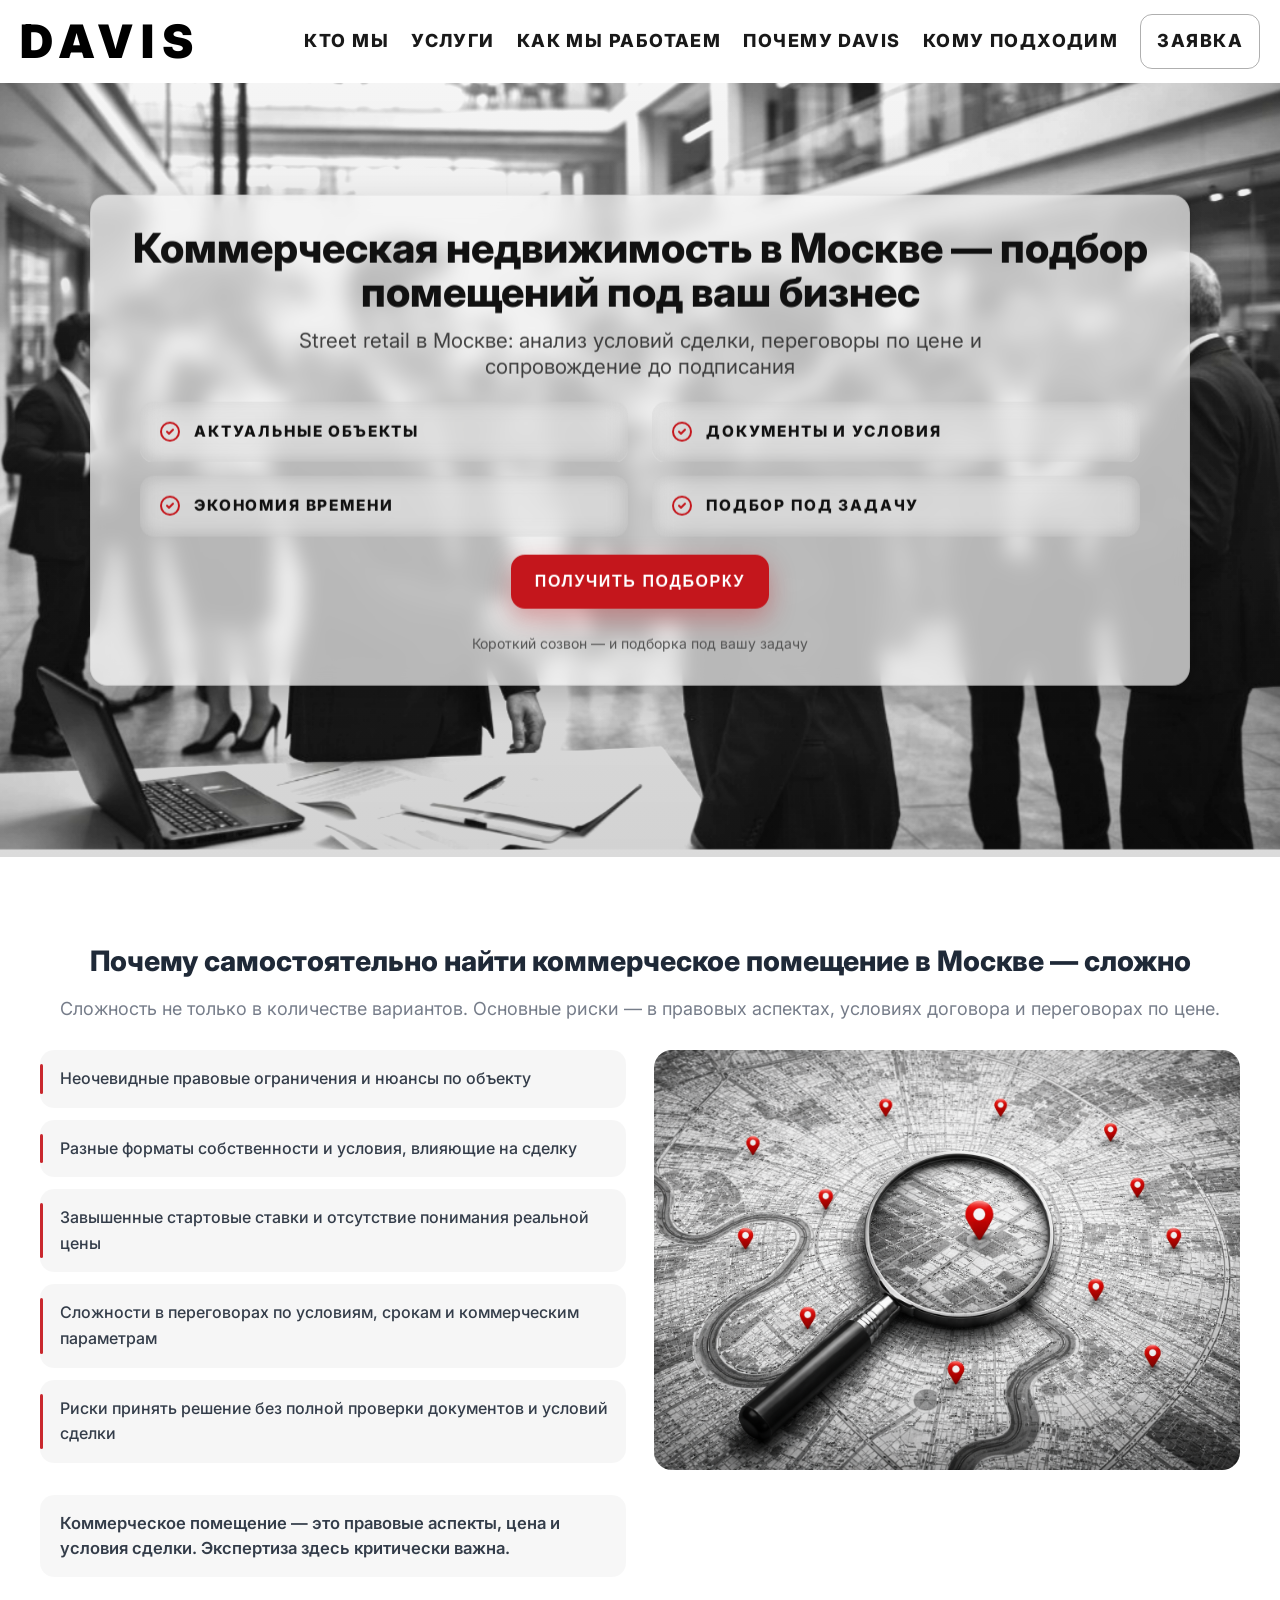
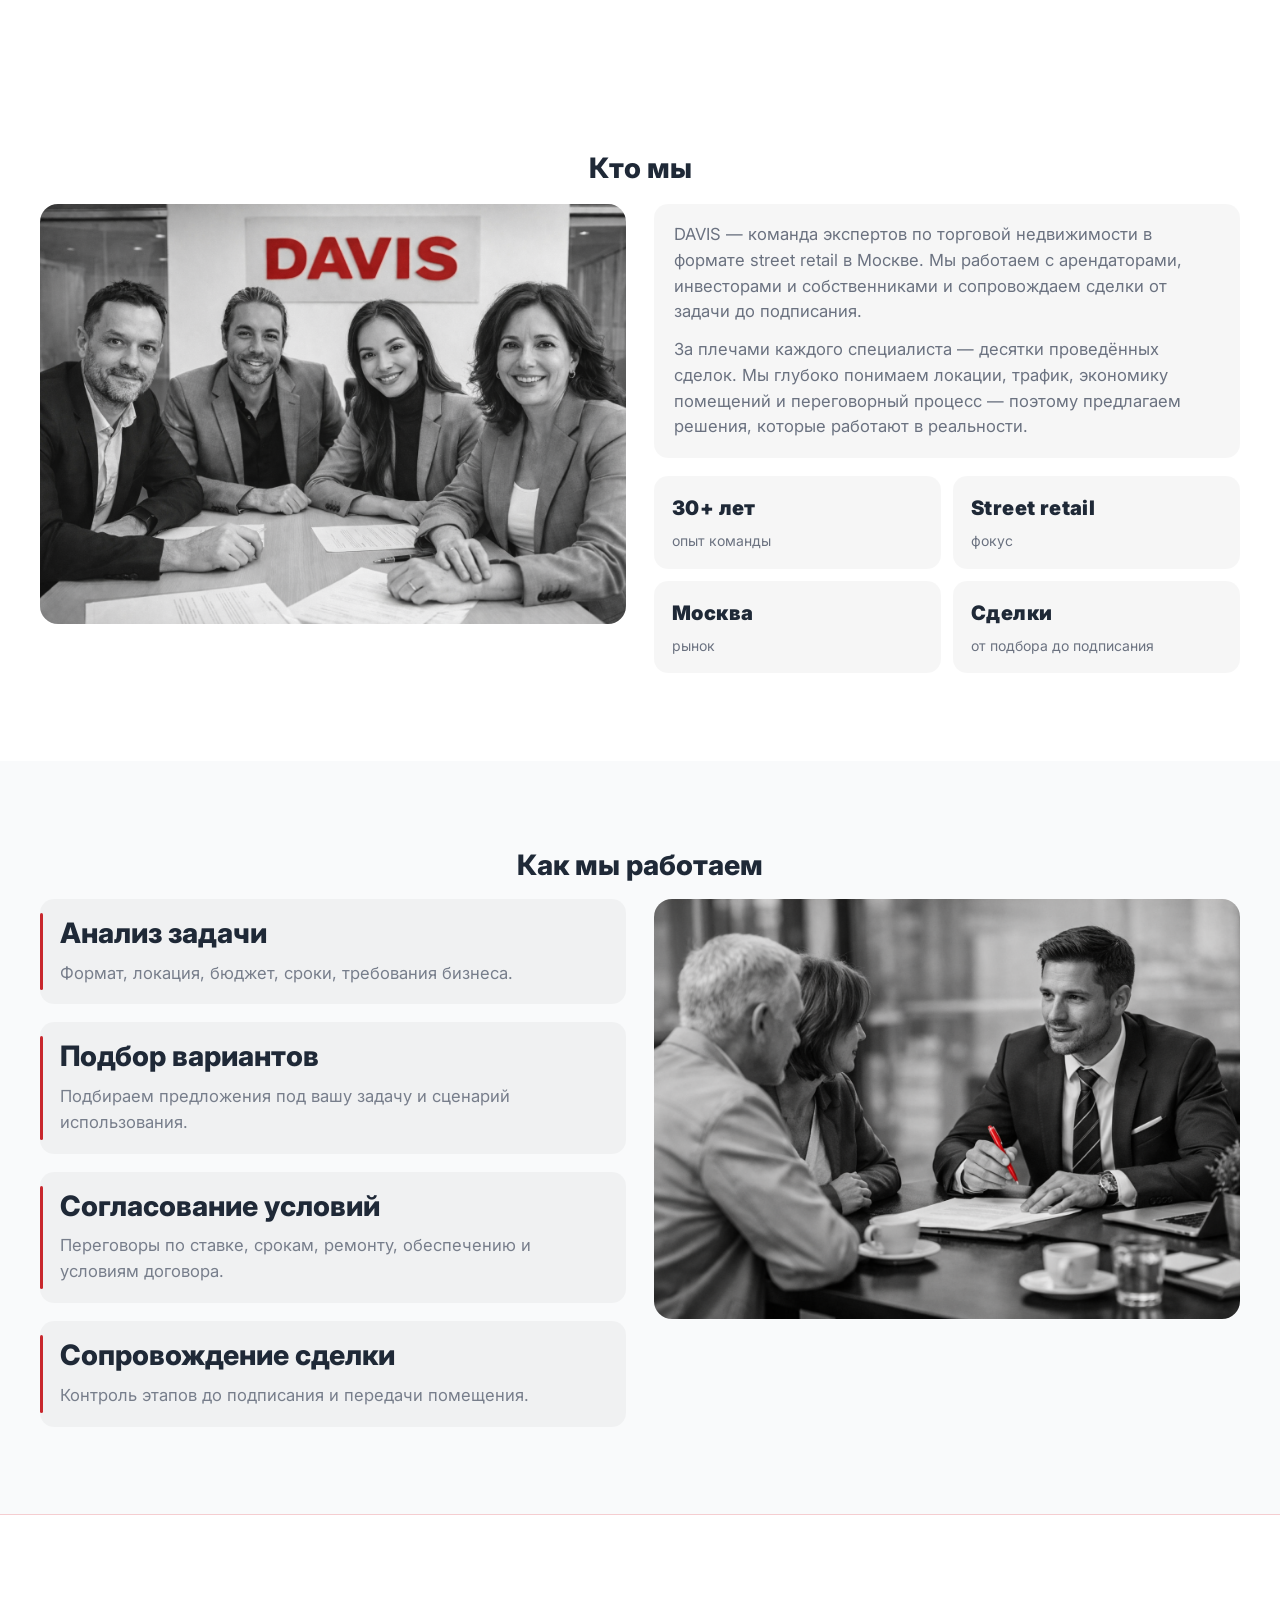
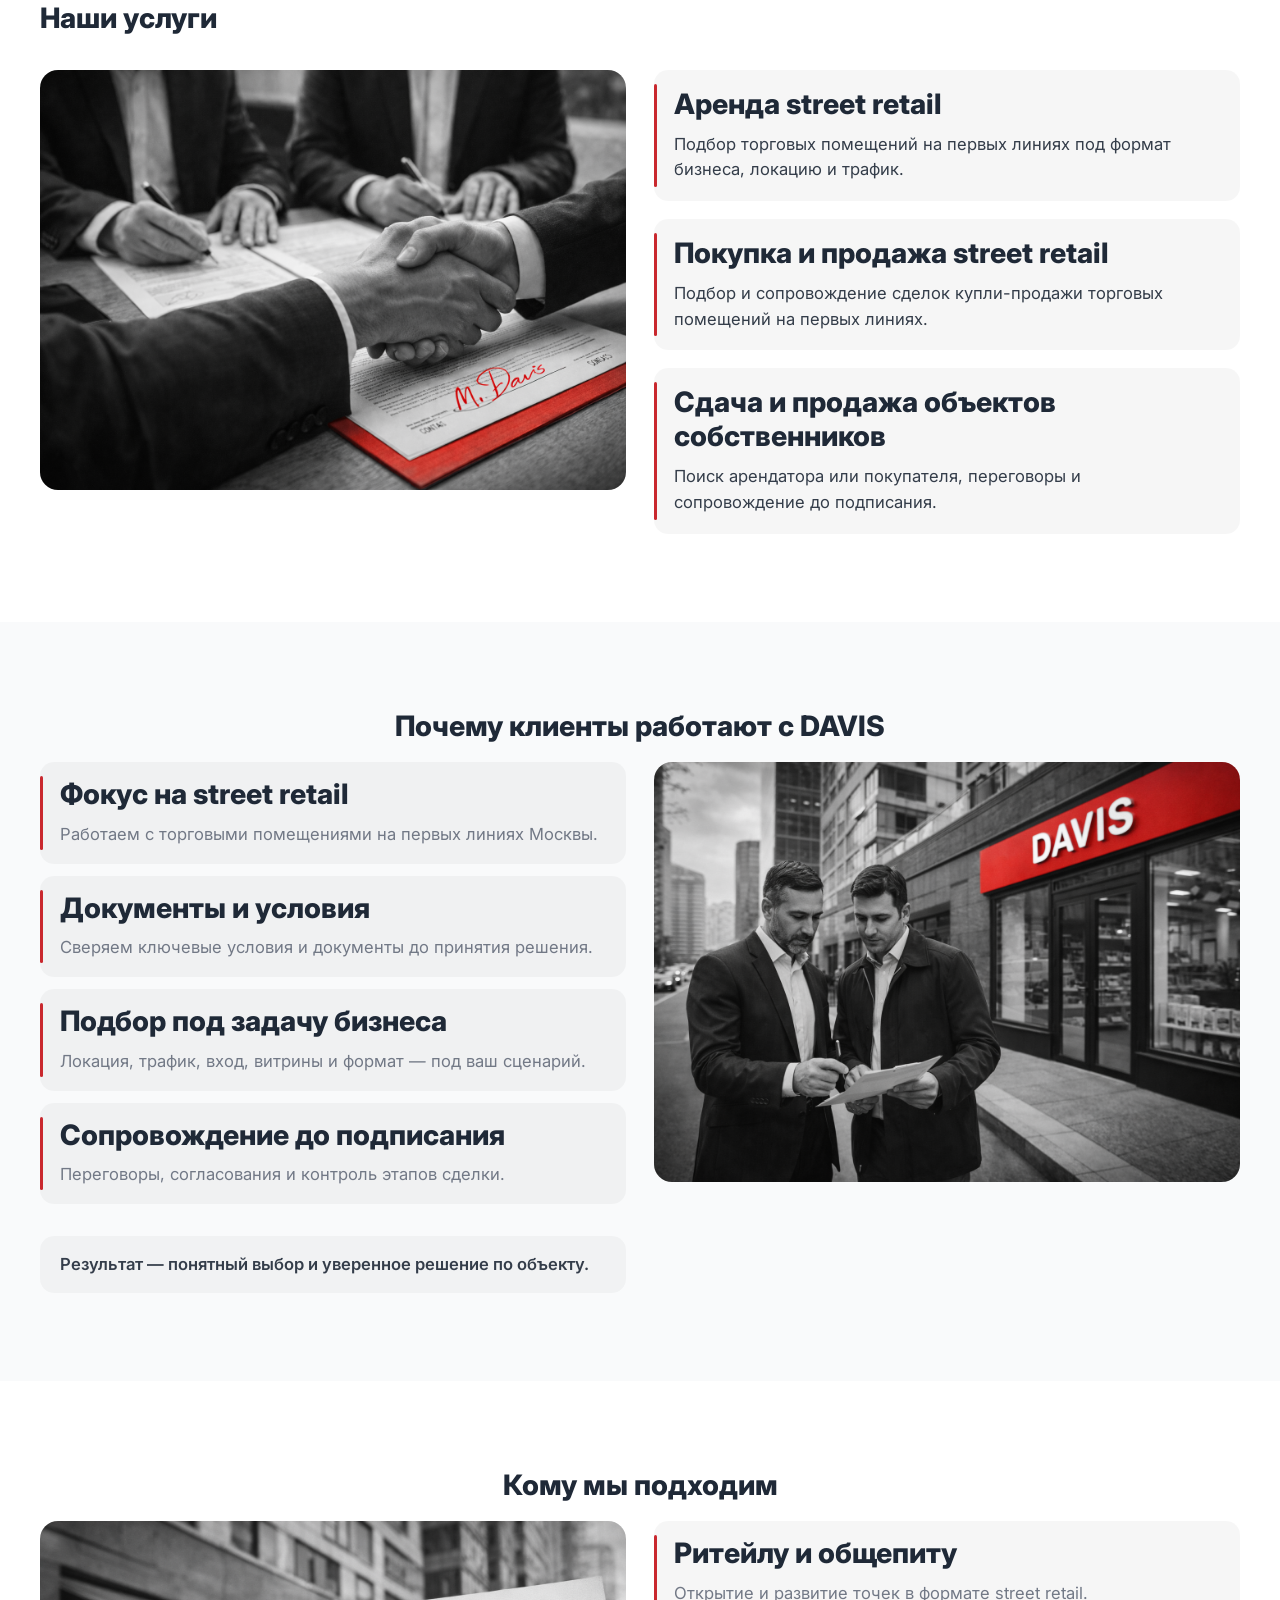
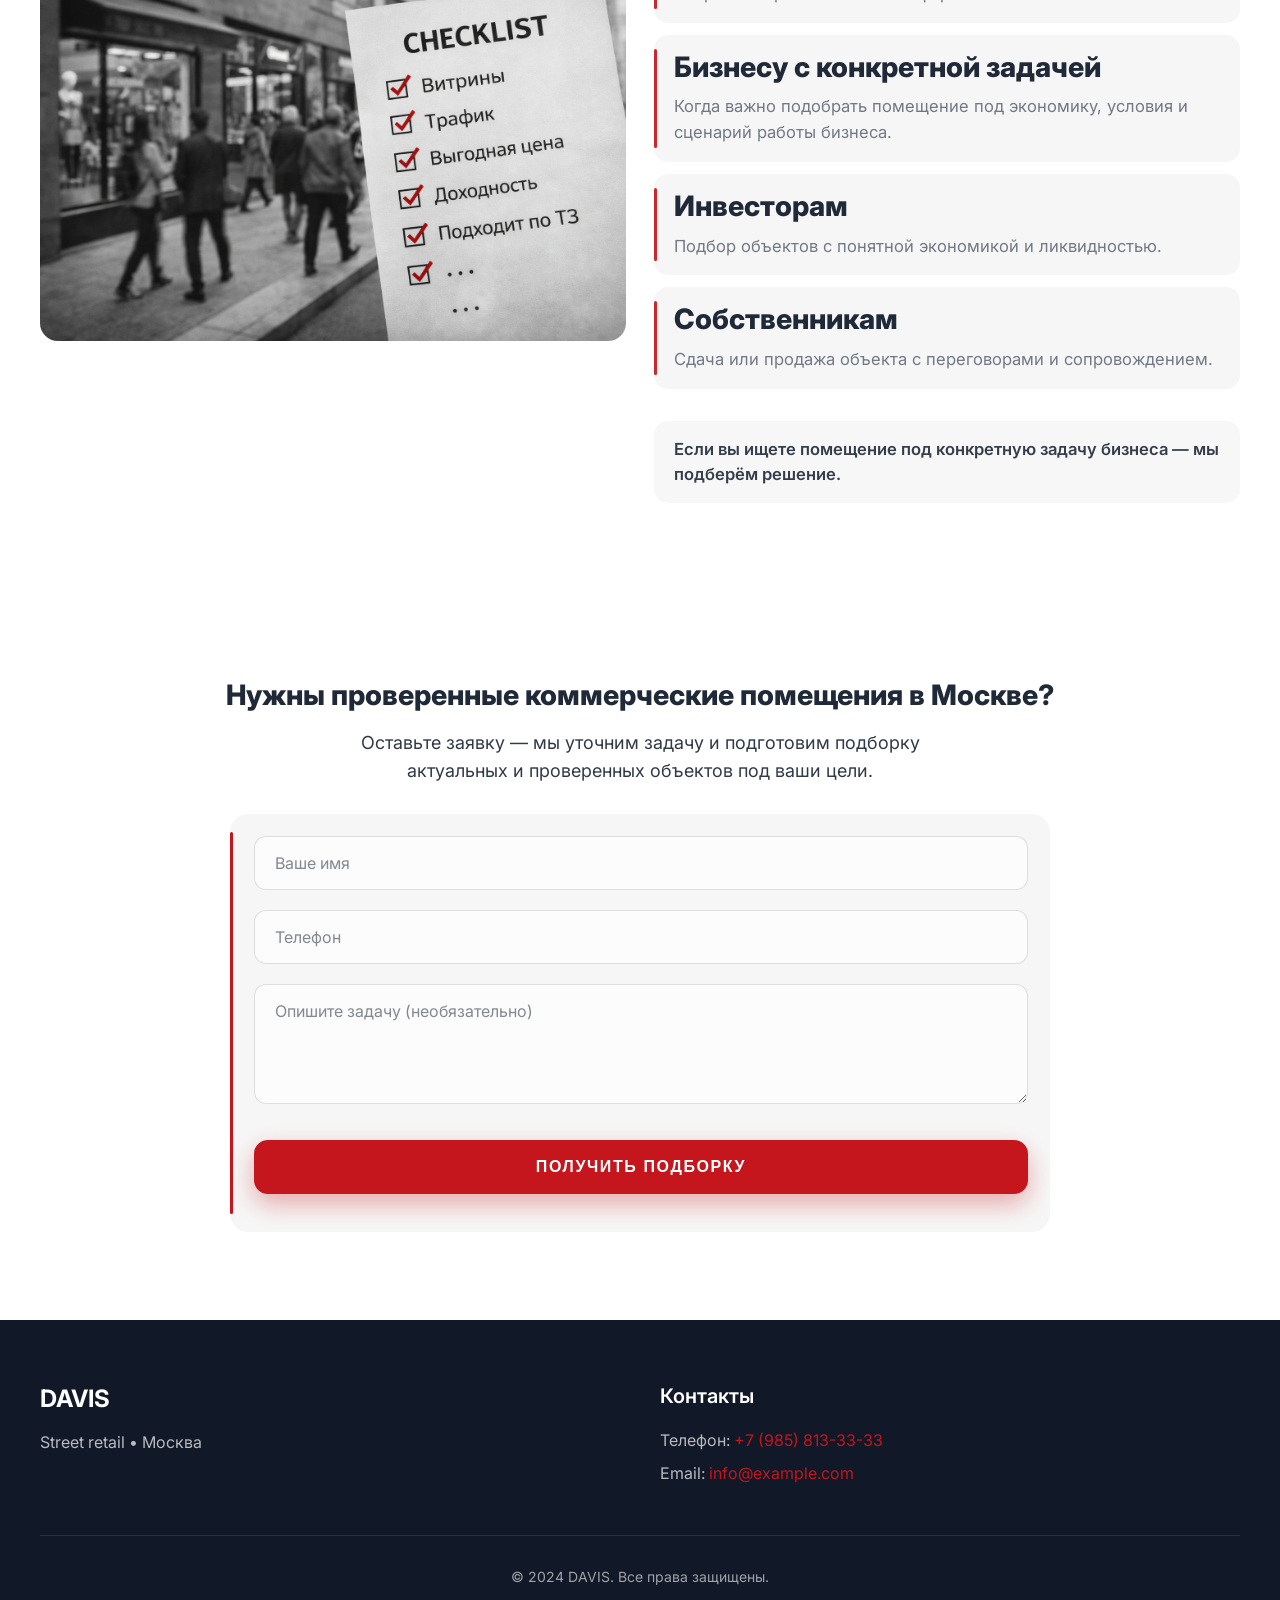
<file: index.html>
<!DOCTYPE html>
<html lang="ru">
<head>
    <meta charset="UTF-8">
    <meta name="viewport" content="width=device-width, initial-scale=1.0">
    <title>Агентство коммерческой недвижимости | Москва</title>
    <link rel="stylesheet" href="assets/css/style.css?v=20260201">
    <link rel="preconnect" href="https://fonts.googleapis.com">
    <link rel="preconnect" href="https://fonts.gstatic.com" crossorigin>
    <link href="https://fonts.googleapis.com/css2?family=Inter:wght@400;500;600;700;800&display=swap" rel="stylesheet">
</head>
<body>
    <div class="scroll-progress" aria-hidden="true"></div>
    <!-- Header -->
    <header class="header">
      <div class="container header-inner">
        <a class="brand" href="#top">DAVIS</a>

        <button class="nav-toggle" type="button" aria-label="Открыть меню" aria-expanded="false">
          <span></span><span></span><span></span>
        </button>

        <nav class="nav">
          <a href="#about">КТО МЫ</a>
          <a href="#services">УСЛУГИ</a>
          <a href="#approach">КАК МЫ РАБОТАЕМ</a>
          <a href="#why">ПОЧЕМУ DAVIS</a>
          <a href="#forwhom">КОМУ ПОДХОДИМ</a>
          <a href="#contact-form" class="nav-cta">ЗАЯВКА</a>
        </nav>
      </div>
    </header>

    <div class="mobile-nav" id="mobileNav" aria-hidden="true">
      <a href="#about">КТО МЫ</a>
      <a href="#services">УСЛУГИ</a>
      <a href="#approach">КАК МЫ РАБОТАЕМ</a>
      <a href="#why">ПОЧЕМУ DAVIS</a>
      <a href="#forwhom">КОМУ ПОДХОДИМ</a>
      <a href="#contact-form" class="mobile-nav-cta">ЗАЯВКА</a>
    </div>

    <div class="backdrop" aria-hidden="true"></div>

    <!-- Hero-блок -->
    <section class="hero hero-parallax-bg" id="top">
      <div class="container hero-inner">
        <div class="hero-card hero-parallax-card">
          <h1 class="hero-title">Коммерческая недвижимость в Москве — подбор помещений под ваш бизнес</h1>
          <p class="hero-subtitle">Street retail в Москве: анализ условий сделки, переговоры по цене и сопровождение до подписания</p>

          <div class="hero-features hero-features-2x2">
            <div class="feature-item">
              <svg width="24" height="24" viewBox="0 0 24 24" fill="none" xmlns="http://www.w3.org/2000/svg">
                <path d="M9 12L11 14L15 10M21 12C21 16.9706 16.9706 21 12 21C7.02944 21 3 16.9706 3 12C3 7.02944 7.02944 3 12 3C16.9706 3 21 7.02944 21 12Z" stroke="currentColor" stroke-width="2" stroke-linecap="round" stroke-linejoin="round"/>
              </svg>
              <span>Актуальные объекты</span>
            </div>

            <div class="feature-item">
              <svg width="24" height="24" viewBox="0 0 24 24" fill="none" xmlns="http://www.w3.org/2000/svg">
                <path d="M9 12L11 14L15 10M21 12C21 16.9706 16.9706 21 12 21C7.02944 21 3 16.9706 3 12C3 7.02944 7.02944 3 12 3C16.9706 3 21 7.02944 21 12Z" stroke="currentColor" stroke-width="2" stroke-linecap="round" stroke-linejoin="round"/>
              </svg>
              <span>Документы и условия</span>
            </div>

            <div class="feature-item">
              <svg width="24" height="24" viewBox="0 0 24 24" fill="none" xmlns="http://www.w3.org/2000/svg">
                <path d="M9 12L11 14L15 10M21 12C21 16.9706 16.9706 21 12 21C7.02944 21 3 16.9706 3 12C3 7.02944 7.02944 3 12 3C16.9706 3 21 7.02944 21 12Z" stroke="currentColor" stroke-width="2" stroke-linecap="round" stroke-linejoin="round"/>
              </svg>
              <span>Экономия времени</span>
            </div>

            <div class="feature-item">
              <svg width="24" height="24" viewBox="0 0 24 24" fill="none" xmlns="http://www.w3.org/2000/svg">
                <path d="M9 12L11 14L15 10M21 12C21 16.9706 16.9706 21 12 21C7.02944 21 3 16.9706 3 12C3 7.02944 7.02944 3 12 3C16.9706 3 21 7.02944 21 12Z" stroke="currentColor" stroke-width="2" stroke-linecap="round" stroke-linejoin="round"/>
              </svg>
              <span>Подбор под задачу</span>
            </div>
          </div>

          <button class="cta-button" onclick="scrollToForm()">ПОЛУЧИТЬ ПОДБОРКУ</button>
          <p class="hero-note">Короткий созвон — и подборка под вашу задачу</p>
        </div>
      </div>
    </section>

    <!-- Блок "Проблемы рынка" -->
    <section class="problems reveal" id="problems">
        <div class="container">
            <h2 class="section-title">Почему самостоятельно найти коммерческое помещение в Москве — сложно</h2>
            <p class="section-text">
                Сложность не только в количестве вариантов. Основные риски — в правовых аспектах, условиях договора и переговорах по цене.
            </p>

            <div class="problems-layout">
                <!-- ЛЕВАЯ: список пунктов -->
                <div class="problems-left reveal text-reveal">
                    <div class="problems-list reveal-stagger">
                        <div class="problem-item">
                            <p>Неочевидные правовые ограничения и нюансы по объекту</p>
                        </div>

                        <div class="problem-item">
                            <p>Разные форматы собственности и условия, влияющие на сделку</p>
                        </div>

                        <div class="problem-item">
                            <p>Завышенные стартовые ставки и отсутствие понимания реальной цены</p>
                        </div>

                        <div class="problem-item">
                            <p>Сложности в переговорах по условиям, срокам и коммерческим параметрам</p>
                        </div>

                        <div class="problem-item">
                            <p>Риски принять решение без полной проверки документов и условий сделки</p>
                        </div>
                    </div>

                    <p class="accent-text">
                        Коммерческое помещение — это правовые аспекты, цена и условия сделки. Экспертиза здесь критически важна.
                    </p>
                </div>

                <!-- ПРАВАЯ: место под фото -->
                <div class="problems-media sticky-media media-parallax reveal media-reveal" aria-label="Иллюстрация: поиск помещения и переговоры"></div>
            </div>
        </div>
    </section>

    <!-- Блок "Кто мы" -->
    <section class="about reveal" id="about">
        <div class="container">
            <h2 class="section-title">Кто мы</h2>

            <div class="about-layout">
                <!-- СЛЕВА: фото команды (добавим позже) -->
                <div class="about-media sticky-media media-parallax reveal media-reveal" aria-label="Команда DAVIS"></div>

                <!-- СПРАВА: текст -->
                <div class="about-right reveal text-reveal">
                    <div class="about-text">
                        <p>
                            DAVIS — команда экспертов по торговой недвижимости в формате street retail в Москве.
                            Мы работаем с арендаторами, инвесторами и собственниками и сопровождаем сделки от задачи до подписания.
                        </p>

                        <p>
                            За плечами каждого специалиста — десятки проведённых сделок.
                            Мы глубоко понимаем локации, трафик, экономику помещений и переговорный процесс — поэтому предлагаем решения,
                            которые работают в реальности.
                        </p>
                    </div>

                    <div class="about-facts">
                        <div class="about-fact">
                            <strong>30+ лет</strong>
                            <span>опыт команды</span>
                        </div>

                        <div class="about-fact">
                            <strong>Street retail</strong>
                            <span>фокус</span>
                        </div>

                        <div class="about-fact">
                            <strong>Москва</strong>
                            <span>рынок</span>
                        </div>

                        <div class="about-fact">
                            <strong>Сделки</strong>
                            <span>от подбора до подписания</span>
                        </div>
                    </div>
                </div>
            </div>
        </div>
    </section>

    <!-- Блок "Наш подход" -->
    <section class="approach reveal" id="approach">
        <div class="container">
            <h2 class="section-title">Как мы работаем</h2>

            <div class="approach-layout">
                <!-- Левая колонка: шаги -->
                <div class="steps steps-vertical reveal-stagger">
                    <div class="step">
                        <h3>Анализ задачи</h3>
                        <p>Формат, локация, бюджет, сроки, требования бизнеса.</p>
                    </div>

                    <div class="step">
                        <h3>Подбор вариантов</h3>
                        <p>Подбираем предложения под вашу задачу и сценарий использования.</p>
                    </div>

                    <div class="step">
                        <h3>Согласование условий</h3>
                        <p>Переговоры по ставке, срокам, ремонту, обеспечению и условиям договора.</p>
                    </div>

                    <div class="step">
                        <h3>Сопровождение сделки</h3>
                        <p>Контроль этапов до подписания и передачи помещения.</p>
                    </div>
                </div>

                <!-- Правая колонка: изображение -->
                <div class="approach-media sticky-media media-parallax reveal media-reveal" aria-label="Переговоры брокера с клиентом"></div>
            </div>
        </div>
    </section>

    <!-- Блок "Услуги" -->
    <section class="services reveal" id="services">
        <div class="container">
            <h2 class="section-title">Наши услуги</h2>

            <div class="services-layout">
                <!-- СЛЕВА: место под фото (позже добавим) -->
                <div class="services-media sticky-media media-parallax reveal media-reveal" aria-label="Иллюстрация услуг DAVIS"></div>

                <!-- СПРАВА: вертикальный список -->
                <div class="services-list reveal-stagger">
                    <div class="service-row">
                        <h3>Аренда street retail</h3>
                        <p>Подбор торговых помещений на первых линиях под формат бизнеса, локацию и трафик.</p>
                    </div>

                    <div class="service-row">
                        <h3>Покупка и продажа street retail</h3>
                        <p>Подбор и сопровождение сделок купли-продажи торговых помещений на первых линиях.</p>
                    </div>

                    <div class="service-row">
                        <h3>Сдача и продажа объектов собственников</h3>
                        <p>Поиск арендатора или покупателя, переговоры и сопровождение до подписания.</p>
                    </div>
                </div>
            </div>
        </div>
    </section>

    <!-- Блок "Почему мы" -->
    <section class="why-us reveal" id="why">
        <div class="container">
            <h2 class="section-title">Почему клиенты работают с DAVIS</h2>

            <div class="why-layout">
                <!-- СЛЕВА: список -->
                <div class="why-left reveal text-reveal">
                    <div class="why-list reveal-stagger">
                        <div class="why-item">
                            <h3>Фокус на street retail</h3>
                            <p>Работаем с торговыми помещениями на первых линиях Москвы.</p>
                        </div>

                        <div class="why-item">
                            <h3>Документы и условия</h3>
                            <p>Сверяем ключевые условия и документы до принятия решения.</p>
                        </div>

                        <div class="why-item">
                            <h3>Подбор под задачу бизнеса</h3>
                            <p>Локация, трафик, вход, витрины и формат — под ваш сценарий.</p>
                        </div>

                        <div class="why-item">
                            <h3>Сопровождение до подписания</h3>
                            <p>Переговоры, согласования и контроль этапов сделки.</p>
                        </div>
                    </div>

                    <p class="accent-text">Результат — понятный выбор и уверенное решение по объекту.</p>
                </div>

                <!-- СПРАВА: фото позже -->
                <div class="why-media sticky-media media-parallax reveal media-reveal" aria-label="Иллюстрация: переговоры и подписание"></div>
            </div>
        </div>
    </section>

    <!-- Блок "Для кого" -->
    <section class="for-whom reveal" id="forwhom">
        <div class="container">
            <h2 class="section-title">Кому мы подходим</h2>

            <div class="who-layout">
                <!-- СЛЕВА: фото -->
                <div class="who-media sticky-media media-parallax reveal media-reveal" aria-label="Иллюстрация: street retail в Москве"></div>

                <!-- СПРАВА: текст -->
                <div class="who-left reveal text-reveal">
                    <div class="who-list reveal-stagger">
                        <div class="who-item">
                            <h3>Ритейлу и общепиту</h3>
                            <p>Открытие и развитие точек в формате street retail.</p>
                        </div>

                        <div class="who-item">
                            <h3>Бизнесу с конкретной задачей</h3>
                            <p>Когда важно подобрать помещение под экономику, условия и сценарий работы бизнеса.</p>
                        </div>

                        <div class="who-item">
                            <h3>Инвесторам</h3>
                            <p>Подбор объектов с понятной экономикой и ликвидностью.</p>
                        </div>

                        <div class="who-item">
                            <h3>Собственникам</h3>
                            <p>Сдача или продажа объекта с переговорами и сопровождением.</p>
                        </div>
                    </div>

                    <p class="accent-text">
                        Если вы ищете помещение под конкретную задачу бизнеса — мы подберём решение.
                    </p>
                </div>
            </div>
        </div>
    </section>

    <!-- Финальный CTA -->
    <section class="final-cta" id="contact-form">
        <div class="container">
            <h2 class="section-title">Нужны проверенные коммерческие помещения в Москве?</h2>
            <p class="section-text">Оставьте заявку — мы уточним задачу и подготовим подборку<br>актуальных и проверенных объектов под ваши цели.</p>
            
            <form class="contact-form" id="contactForm">
                <div class="form-group">
                    <input type="text" id="name" name="name" placeholder="Ваше имя" required>
                </div>
                <div class="form-group">
                    <input type="tel" id="phone" name="phone" placeholder="Телефон" required>
                </div>
                <div class="form-group">
                    <textarea id="message" name="message" placeholder="Опишите задачу (необязательно)" rows="4"></textarea>
                </div>
                <button type="submit" class="cta-button">Получить подборку</button>
            </form>
        </div>
    </section>

    <!-- Подвал -->
    <footer class="footer">
        <div class="container">
            <div class="footer-content">
                <div class="footer-info">
                    <h3>DAVIS</h3>
                    <p>Street retail • Москва</p>
                </div>
                <div class="footer-contacts">
                    <h4>Контакты</h4>
                    <p>Телефон: <a href="tel:+79858133333">+7 (985) 813-33-33</a></p>
                    <p>Email: <a href="mailto:info@example.com">info@example.com</a></p>
                </div>
            </div>
            <div class="footer-bottom">
                <p>&copy; 2024 DAVIS. Все права защищены.</p>
            </div>
        </div>
    </footer>

    <a class="sticky-cta" href="#contact-form" aria-label="Оставить заявку">
      ОСТАВИТЬ ЗАЯВКУ
    </a>

    <script src="assets/js/script.js?v=20260201"></script>
    <!-- deploy marker: 2026-02-01 v2 -->
</body>
</html>
</file>
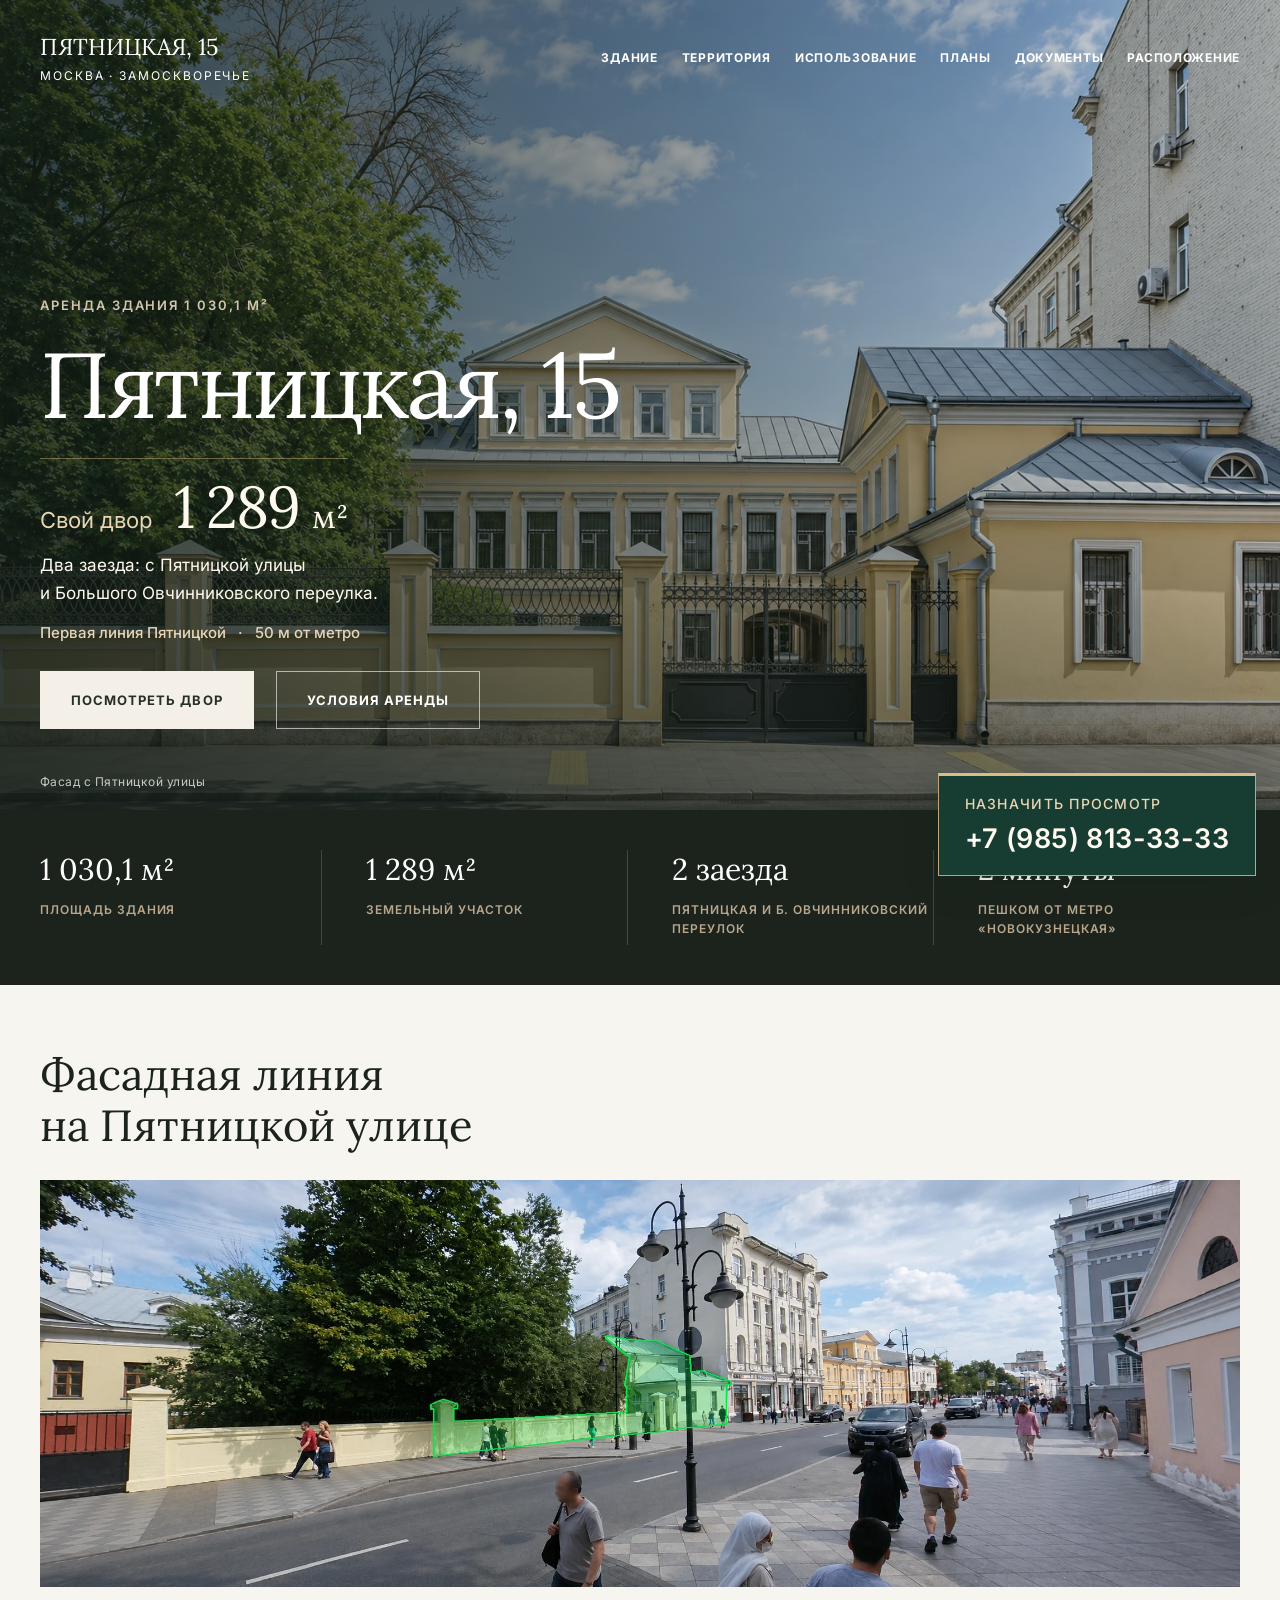
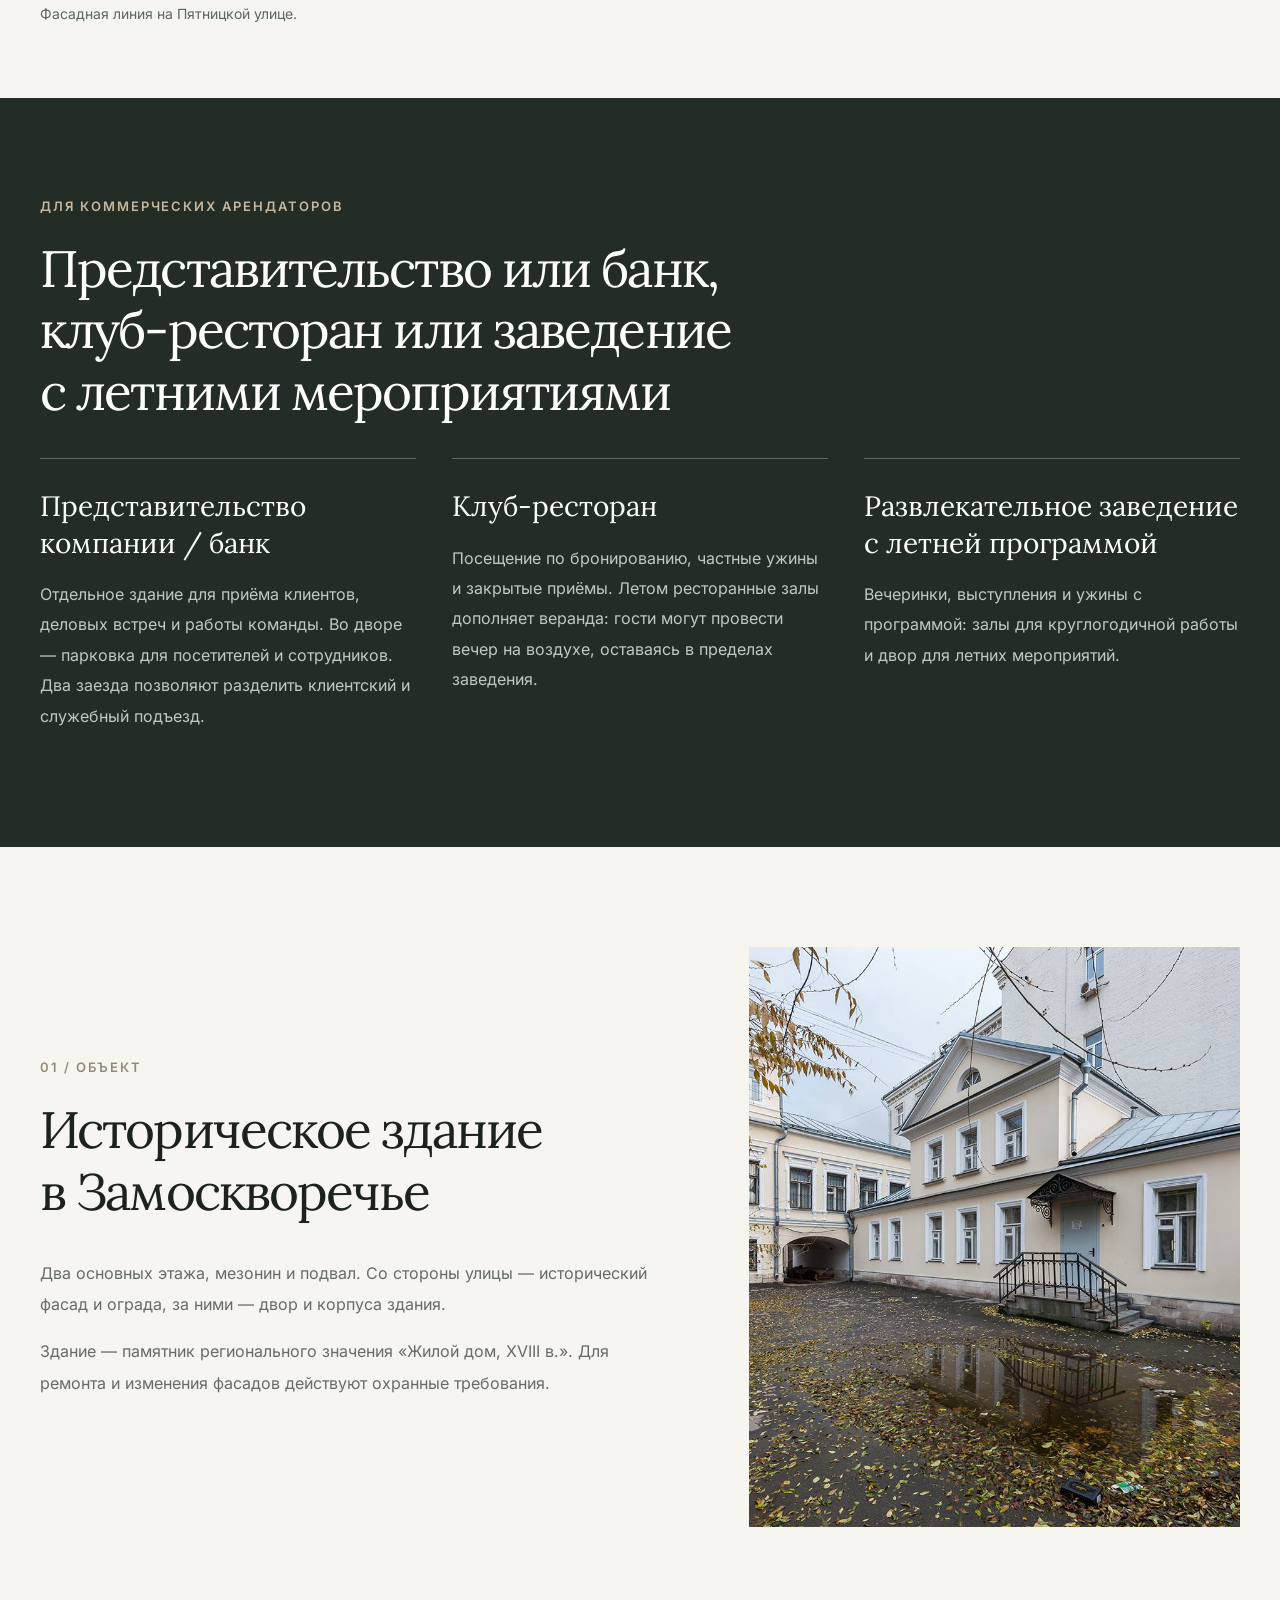
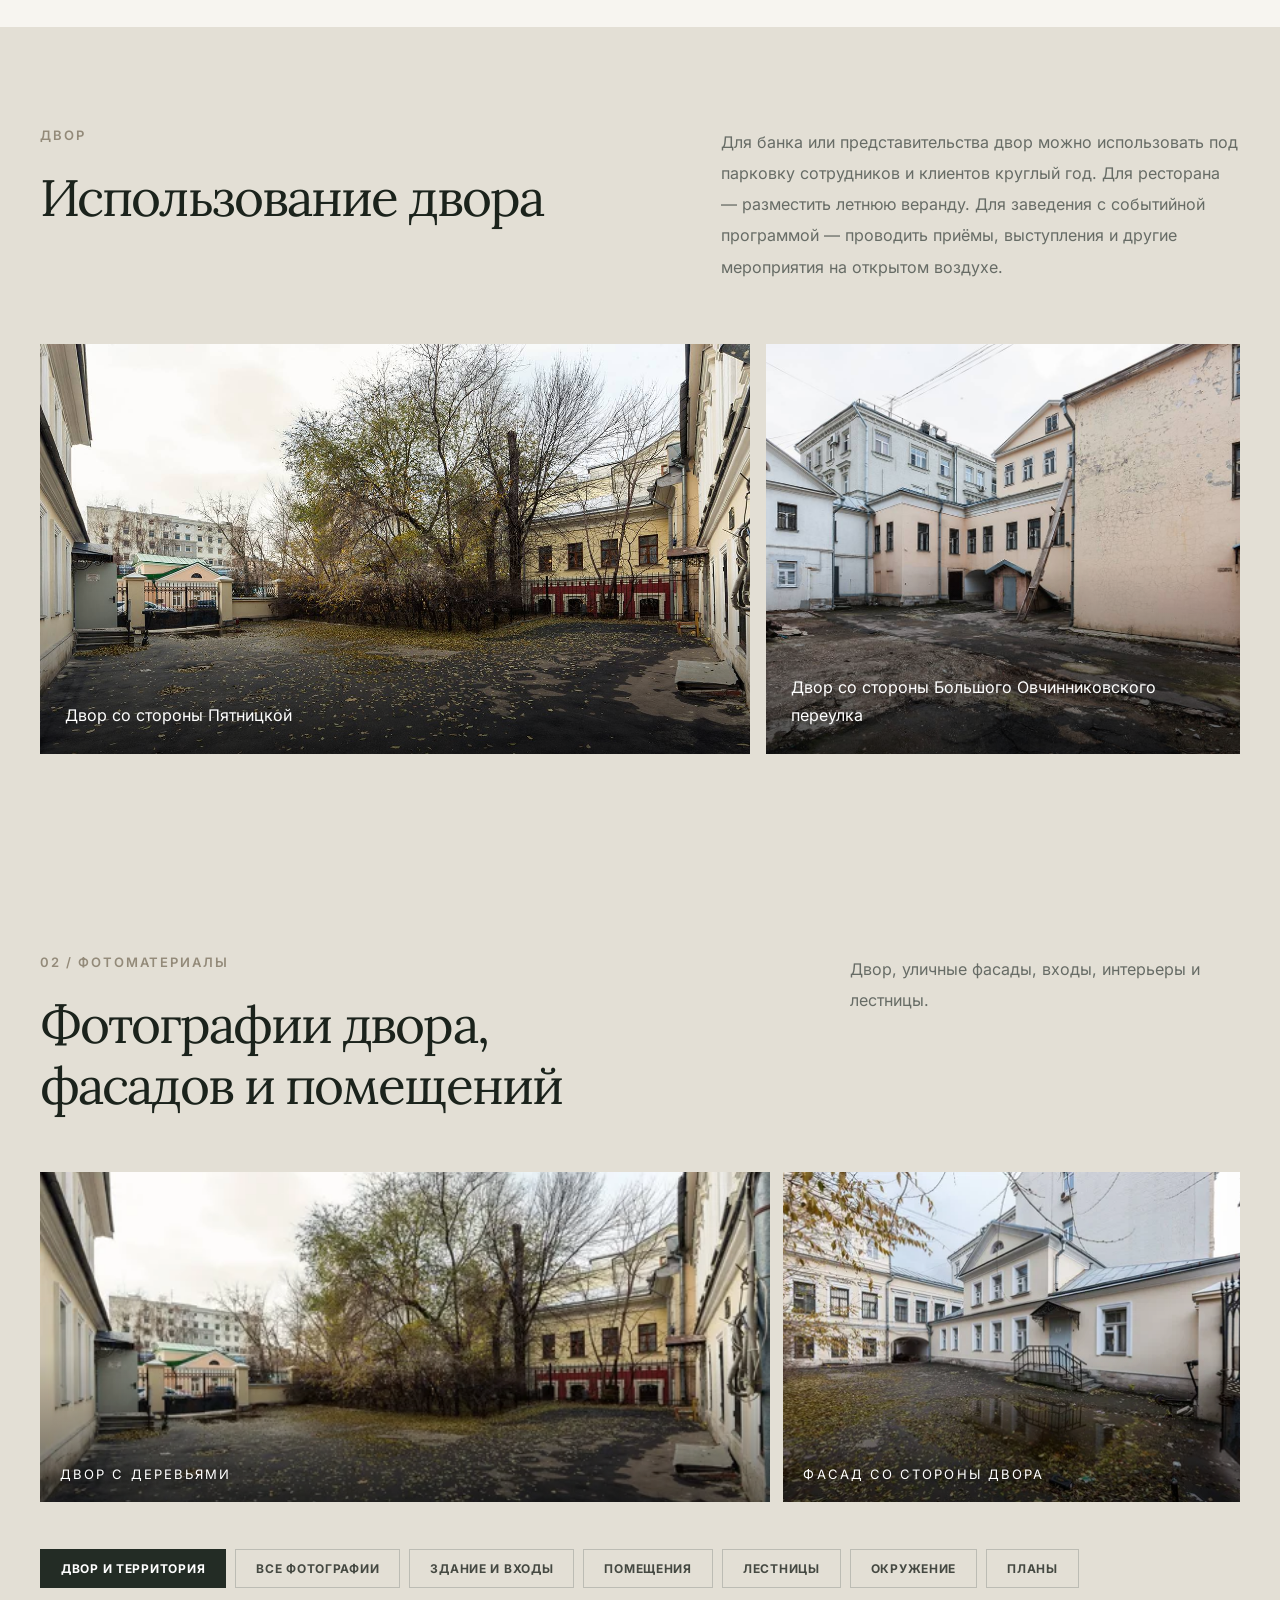
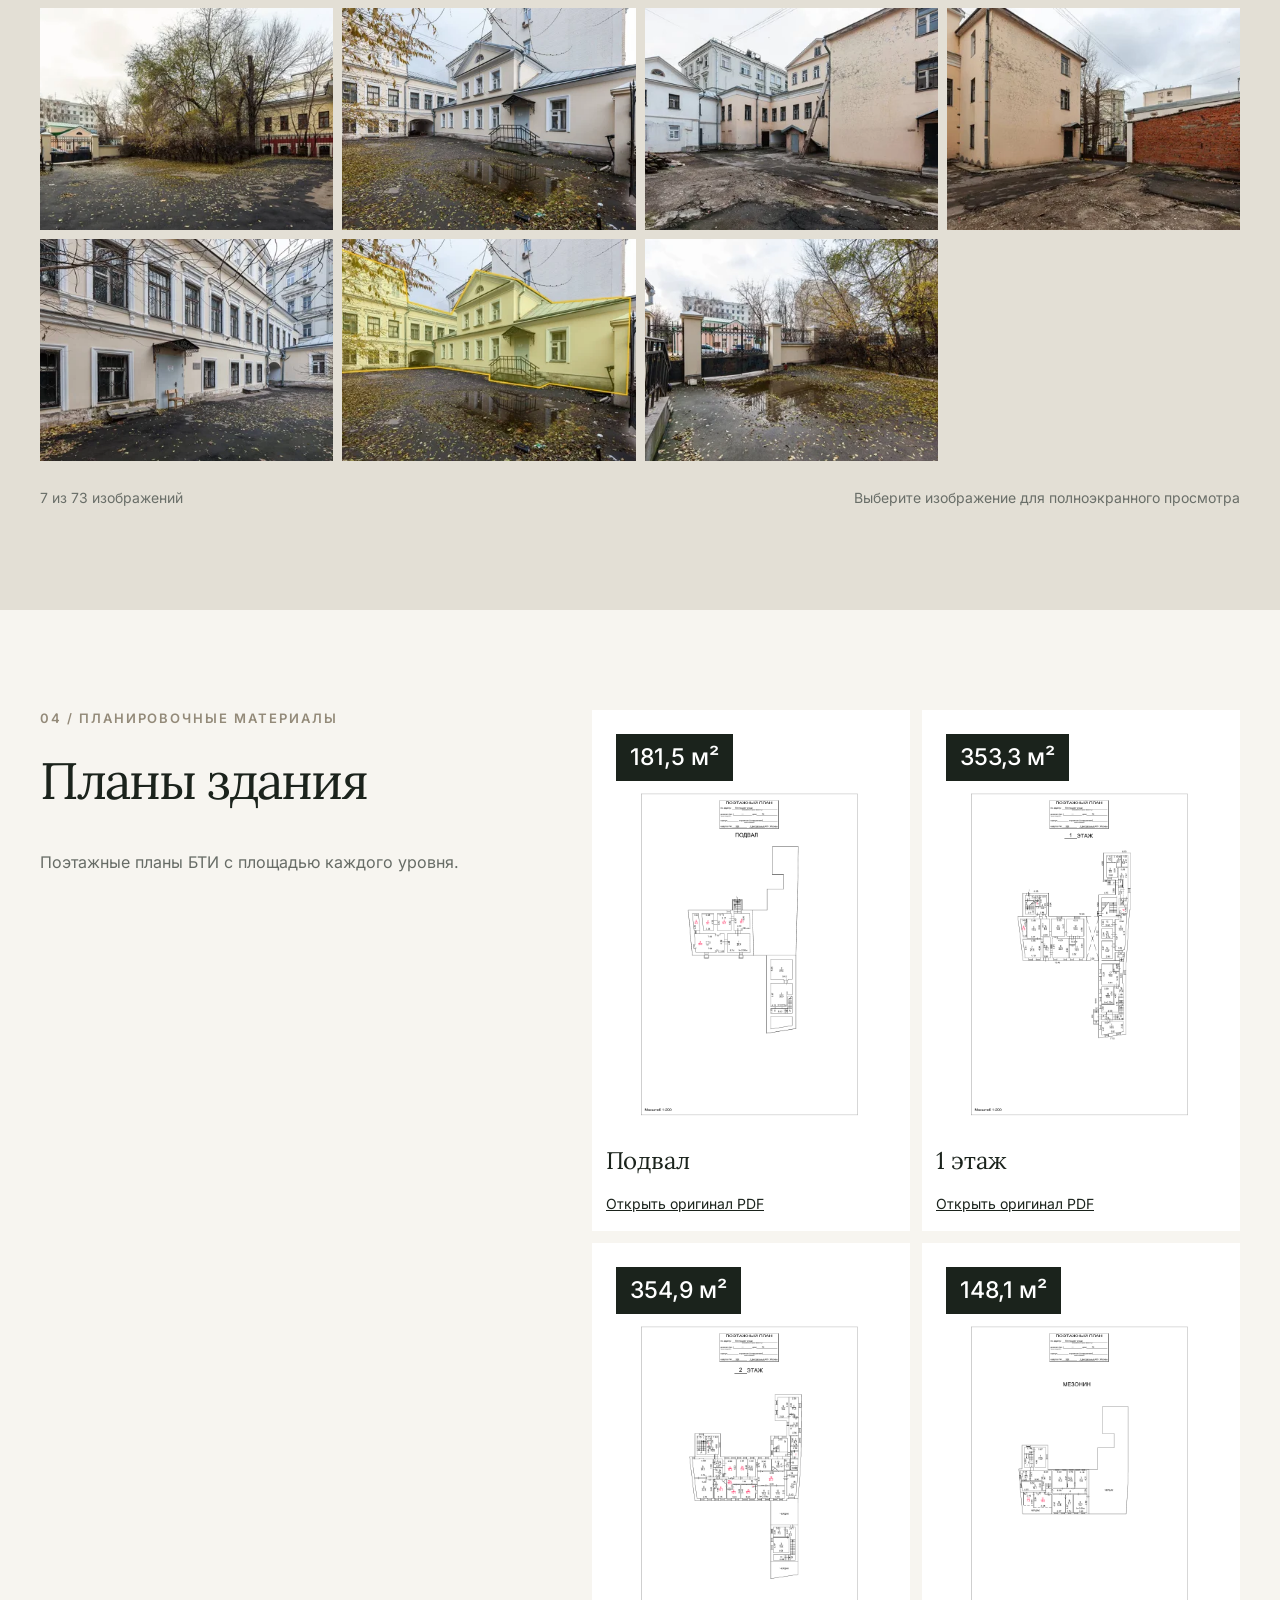
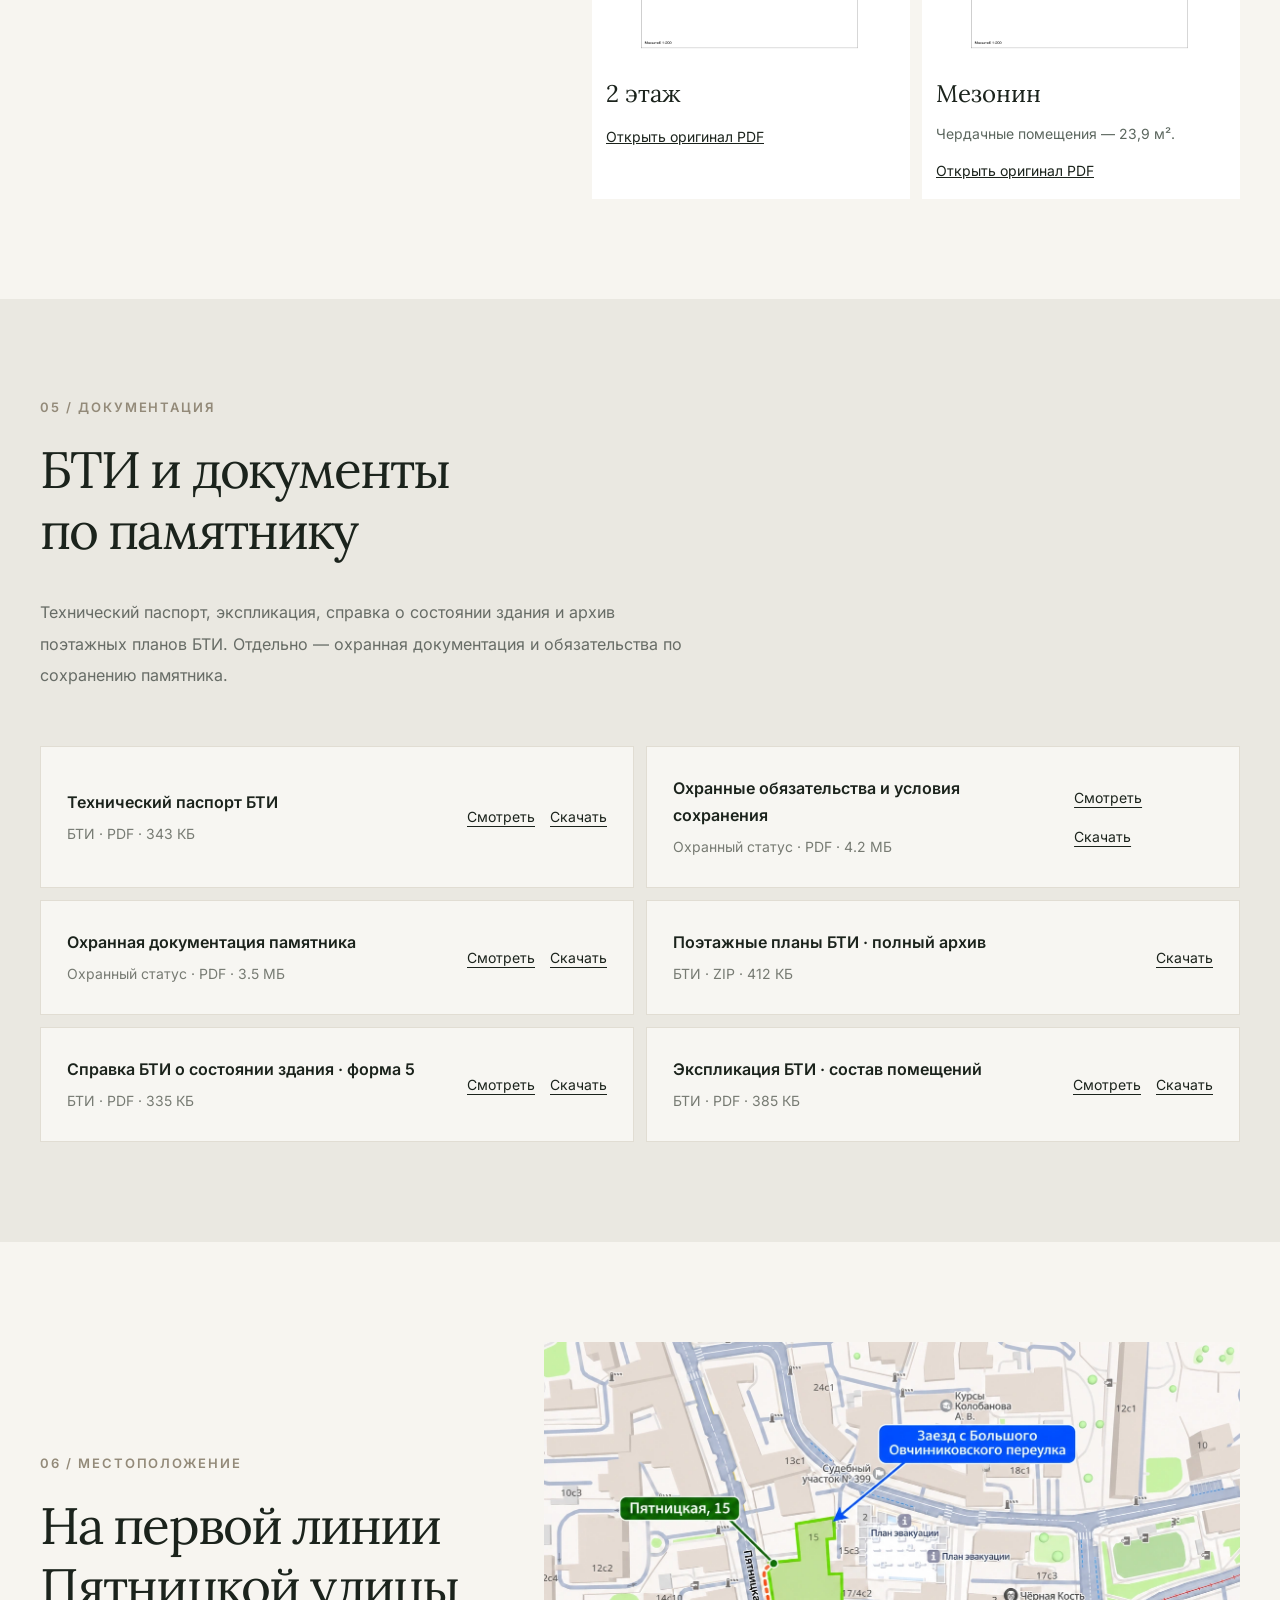
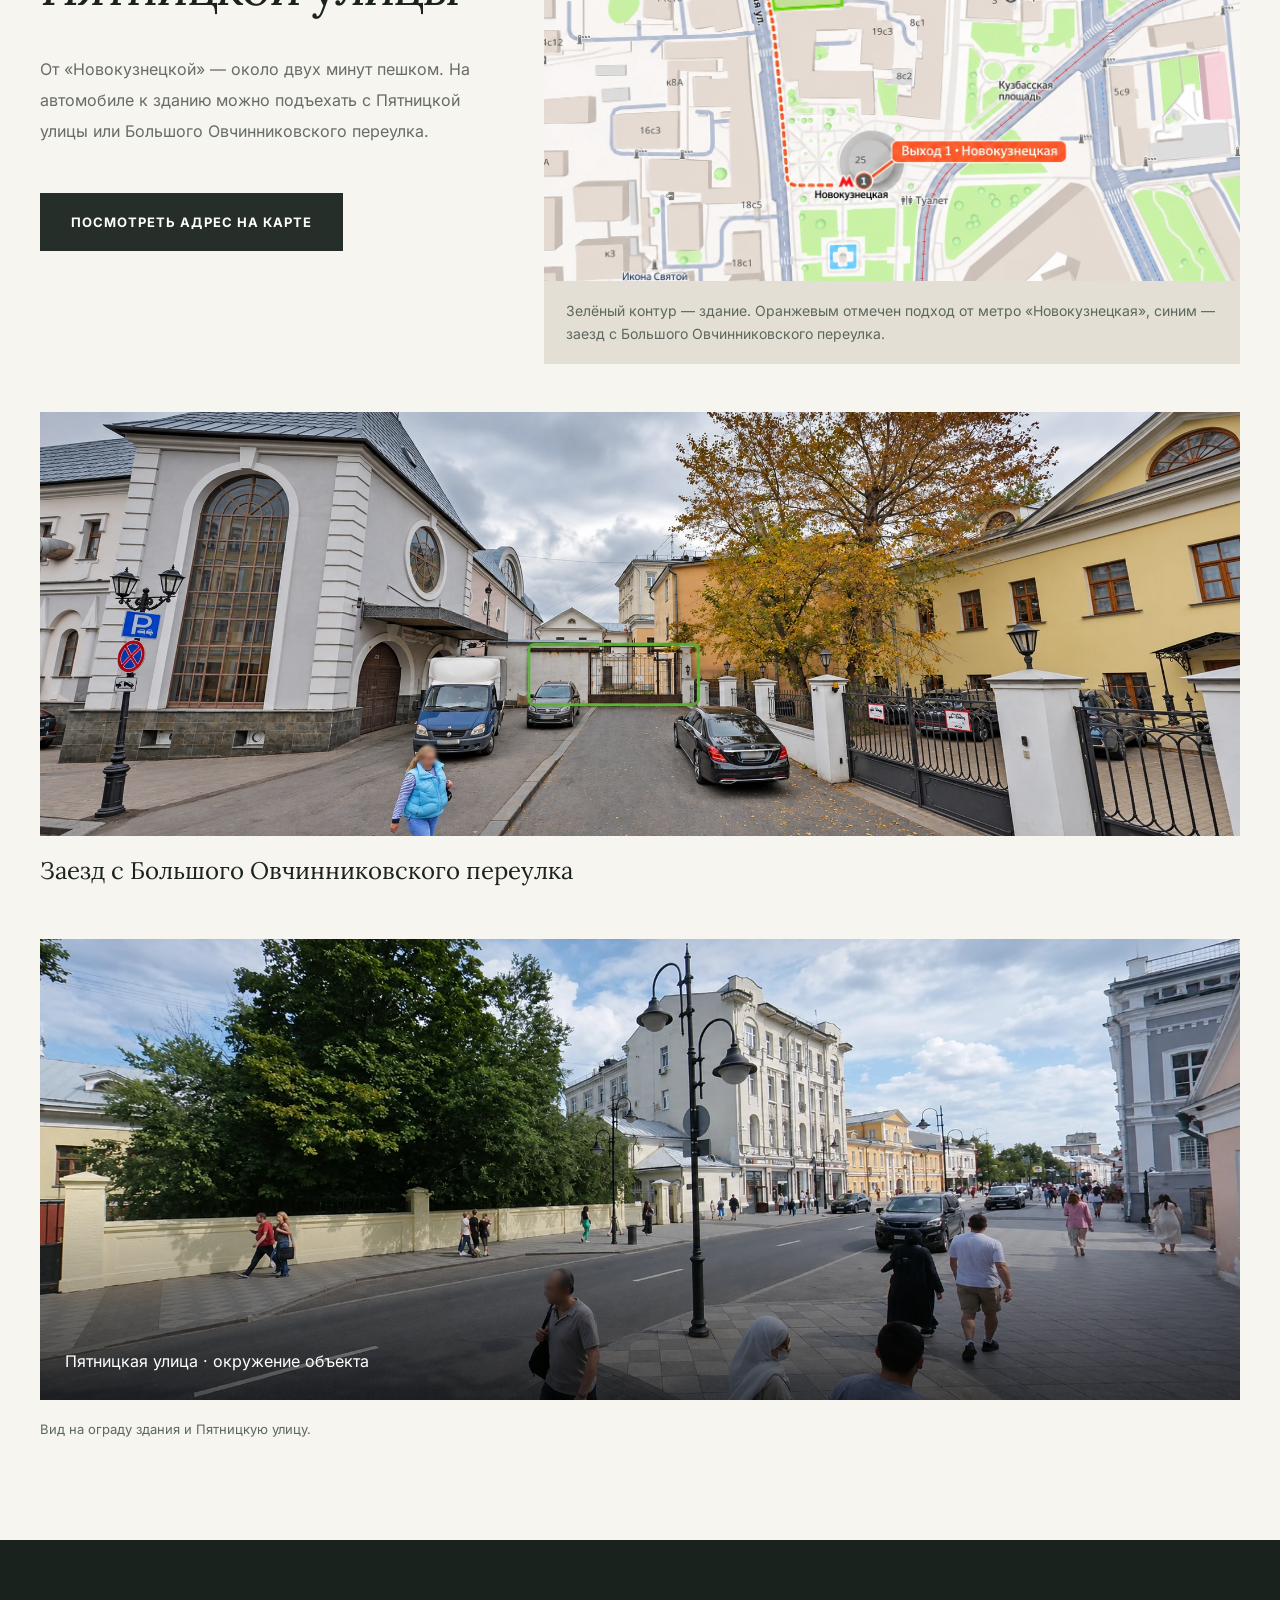
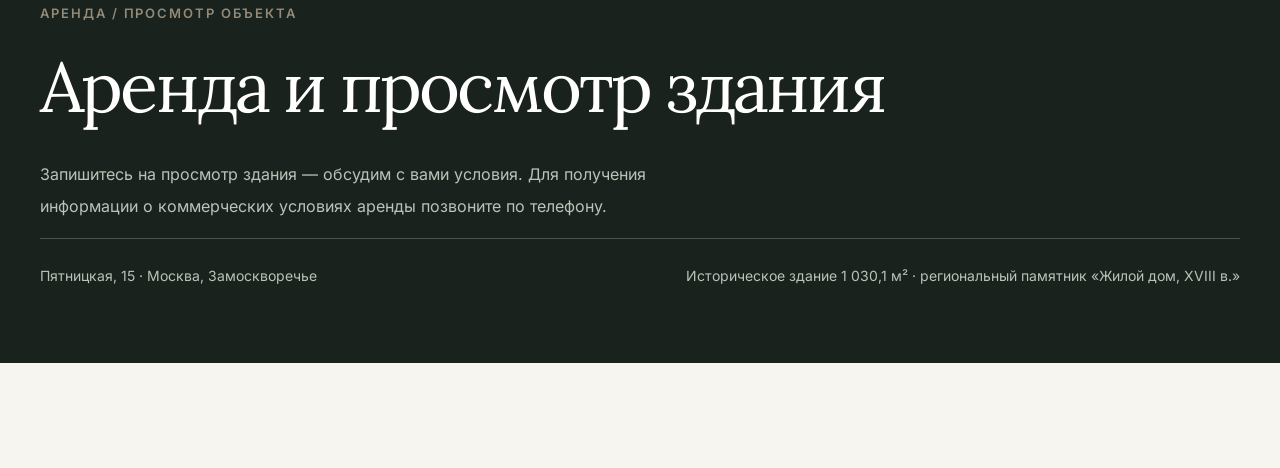
<file: pyatnitskaya-15/index.html>
<!doctype html><html lang="ru"><head><meta charset="utf-8"><meta name="viewport" content="width=device-width,initial-scale=1"><meta name="theme-color" content="#f0eee9"><meta name="description" content="Аренда здания 1 030,1 м² на первой линии Пятницкой. Приватная территория, парковка, два заезда. Две минуты от метро. Для представительства компании, банка, клуб-ресторана и летних мероприятий."><title>Пятницкая, 15 — аренда здания 1 030,1 м² с двором</title><style>@font-face {
  font-family: 'Inter';
  font-style: normal;
  font-weight: 400;
  font-display: swap;
  src: url(assets/fonts/font-0.ttf) format('truetype');
}
@font-face {
  font-family: 'Inter';
  font-style: normal;
  font-weight: 500;
  font-display: swap;
  src: url(assets/fonts/font-1.ttf) format('truetype');
}
@font-face {
  font-family: 'Inter';
  font-style: normal;
  font-weight: 600;
  font-display: swap;
  src: url(assets/fonts/font-2.ttf) format('truetype');
}
@font-face {
  font-family: 'Inter';
  font-style: normal;
  font-weight: 700;
  font-display: swap;
  src: url(assets/fonts/font-3.ttf) format('truetype');
}
@font-face {
  font-family: 'Lora';
  font-style: normal;
  font-weight: 400;
  font-display: swap;
  src: url(assets/fonts/font-4.ttf) format('truetype');
}

:root{--ink:#252a25;--muted:#656a63;--paper:#f6f5f1;--wash:#eae8e1;--accent:#a29783;--night:#212b25}*{box-sizing:border-box}html{scroll-behavior:smooth}body{margin:0;background:var(--paper);font:15px/1.7 Inter,Inter,sans-serif;color:var(--ink);overflow-x:hidden}button,a{font:inherit}a{text-decoration:none;color:inherit}button{cursor:pointer}h1,h2,h3,p{margin-top:0}.serif,h1,h2,h3{font-family:Lora,Lora,serif;font-weight:400}.caps{font:600 11px/1.5 Inter,sans-serif;letter-spacing:.22em;text-transform:uppercase}.wrap{width:min(1380px,calc(100% - 112px));margin:auto}.section{padding:128px 0}.no{font:600 11px Inter;letter-spacing:.19em;text-transform:uppercase;color:#938a79;margin-bottom:24px}.top{position:absolute;left:0;right:0;top:0;z-index:10;color:#fff;display:flex;align-items:center;justify-content:space-between;border-bottom:1px solid #ffffff45;padding:29px 4vw}.brand{font:24px/1.1 Lora,serif;white-space:nowrap}.brand span{font:11px Inter,sans-serif;letter-spacing:.16em;display:block;margin-top:9px}.links{display:flex;align-items:center;gap:31px}.links a{font-size:10px;letter-spacing:.15em;text-transform:uppercase;font-weight:700}.menu{display:none;background:none;border:0;color:white;font-size:27px}.hero{position:relative;height:min(890px,100svh);min-height:640px;background:#3a443b;color:white;overflow:hidden}.hero-visual{position:absolute;inset:0;background-size:cover;background-position:center;filter:saturate(.82) contrast(1.03);transform:scale(1.01)}.hero::before{content:"";position:absolute;inset:0;z-index:1;background:linear-gradient(90deg,rgba(19,29,23,.80) 0%,rgba(21,31,25,.44) 54%,rgba(22,27,21,.12) 100%),linear-gradient(0deg,rgba(11,22,16,.50),transparent 45%)}.hero-inner{z-index:2;position:absolute;left:8%;right:6%;bottom:12%;max-width:1050px}.hero .caps{color:#e1dcd0}.hero h1{font-size:clamp(66px,8.1vw,138px);line-height:1.12;letter-spacing:-.045em;margin:28px 0 24px}.hero-sub{font-size:clamp(17px,2vw,23px);line-height:1.55;max-width:700px;font-weight:400}.hero-bottom{display:flex;align-items:center;gap:22px;flex-wrap:wrap;margin-top:48px}.cta{display:inline-block;padding:17px 30px;background:#f4f0e8;border:1px solid #f4f0e8;color:#263026;text-transform:uppercase;font-size:11px;letter-spacing:.12em;font-weight:700;transition:.2s}.cta:hover{background:#ddd6c8}.cta.ghost{background:transparent;color:white;border-color:#ffffff9a}.photo-note{position:absolute;z-index:2;bottom:27px;right:5%;color:#ffffffbd;font-size:10px;letter-spacing:.13em;text-transform:uppercase}.stats{background:#232c25;color:white;display:grid;grid-template-columns:repeat(3,1fr);padding:49px max(7%,calc((100vw - 1360px)/2));gap:25px}.stat{border-right:1px solid #ffffff2b;padding-left:35px}.stat:first-child{padding-left:0}.stat:last-child{border:0}.stat strong{font:34px Lora;display:block;white-space:nowrap}.stat small{display:block;color:#c0bcae;font:600 10px Inter;letter-spacing:.18em;text-transform:uppercase;margin-top:12px}.intro{display:grid;grid-template-columns:1fr 48%;gap:9%;align-items:center}.intro h2,.title{font-size:clamp(43px,5.5vw,79px);line-height:1.24;letter-spacing:-.037em;margin:0 0 36px}.copy{font-size:16px;color:#676c66;max-width:650px;line-height:1.95}.intro-pic{width:100%;aspect-ratio:.89;object-fit:cover;background:#d1cec6}.columns{display:grid;grid-template-columns:repeat(2,1fr);gap:16px;margin-top:46px}.fact{border-top:1px solid #cacac2;padding-top:16px}.fact span{display:block;font-size:10px;letter-spacing:.17em;text-transform:uppercase;color:#888d86}.fact b{display:block;margin-top:7px;font-size:14px;font-weight:600}.gallery-section{background:#e8e6df}.gallery-header{display:flex;justify-content:space-between;gap:60px;align-items:end;margin-bottom:55px}.gallery-header .title{margin:0}.gallery-header .copy{max-width:390px;font-size:14px}.featured{display:grid;grid-template-columns:1.6fr 1fr;gap:13px}.featured button{border:0;background:#d4d2ca;padding:0;overflow:hidden;position:relative;aspect-ratio:1.35}.featured button:first-child{aspect-ratio:1.52}.featured img{width:100%;height:100%;object-fit:cover;transition:transform .5s}.featured button:hover img{transform:scale(1.04)}.featured span{position:absolute;bottom:17px;left:20px;color:white;text-shadow:0 1px 9px black;font-size:11px;letter-spacing:.16em;text-transform:uppercase}.filters{display:flex;align-items:center;flex-wrap:wrap;gap:9px;margin:47px 0 20px}.filter{padding:11px 20px;border:1px solid #bcbcb4;background:transparent;color:#454942;font:700 10px Inter;letter-spacing:.12em;text-transform:uppercase}.filter.active{background:#232c25;color:#fff;border-color:#232c25}.gallery-grid{display:grid;grid-template-columns:repeat(4,minmax(0,1fr));gap:9px}.gallery-grid button{border:0;padding:0;aspect-ratio:1.32;background:#d3d0c8;position:relative;overflow:hidden}.gallery-grid img{width:100%;height:100%;object-fit:cover;transition:.3s}.gallery-grid button:hover img{transform:scale(1.055)}.num{position:absolute;bottom:7px;right:9px;background:#242d26a3;color:white;padding:2px 8px;font-size:10px}.count{display:flex;justify-content:space-between;gap:20px;font-size:12px;color:#696e68;margin:25px 0 0}.dark{background:#232d26;color:white}.dark .no{color:#c6b79f}.dark .copy{color:#c5cbc2}.advantages{display:grid;grid-template-columns:repeat(3,1fr);gap:6%;margin-top:64px}.adv{border-top:1px solid #ffffff4a;padding-top:21px}.adv h3{font-size:29px;margin:22px 0 18px}.adv p{font-size:14px;color:#c1c8c0;line-height:1.85}.plans{display:grid;grid-template-columns:37% 1fr;gap:9%;align-items:start}.plans img{width:100%;max-height:660px;object-fit:contain;background:white;padding:18px}.plans-stage{display:grid;grid-template-columns:repeat(2,1fr);gap:12px}.plans-stage button{border:0;background:white;padding:12px;min-height:190px}.plans-stage button img{height:240px}.plans-stage button span{font-size:11px;text-transform:uppercase;letter-spacing:.13em;color:#656a63}.docs{background:#eae8e1}.docgrid{display:grid;grid-template-columns:repeat(2,1fr);gap:12px;margin-top:55px}.doc{background:#f7f6f2;padding:28px 26px;min-height:108px;display:flex;align-items:center;justify-content:space-between;gap:18px;transition:background .2s;border:1px solid #e1ddd3;text-align:left}.doc:hover{background:white}.doc strong{font-weight:600;font-size:14px;display:block}.doc small{color:#777b73;font-size:11px;display:block;margin-top:6px}.doc em{font-style:normal;color:#8a887e;font-size:23px}.location{display:grid;grid-template-columns:43% 1fr;gap:7%;align-items:center}.location .title{font-size:clamp(40px,4vw,62px)}.map{border:0;width:100%;height:430px;filter:grayscale(1)}.footer{background:#19221c;color:white;padding:90px 0 35px}.footer h2{font-size:clamp(50px,7vw,104px);line-height:1.2;letter-spacing:-.04em;margin:20px 0 70px}.footline{border-top:1px solid #ffffff38;padding-top:25px;display:flex;justify-content:space-between;font-size:11px;color:#bbc2b8;gap:25px}.overlay{position:fixed;inset:0;background:rgba(12,19,14,.96);z-index:60;display:none;align-items:center;justify-content:center}.overlay.open{display:flex}.overlay img{max-width:min(1300px,calc(100vw - 120px));max-height:85vh;object-fit:contain}.overlay .close,.overlay .prev,.overlay .next{position:absolute;background:#ffffff1c;color:white;border:1px solid #ffffff50;width:50px;height:50px;font-size:28px}.overlay .close{top:24px;right:25px}.overlay .prev{left:18px}.overlay .next{right:18px}.overlay .counter{position:absolute;bottom:18px;color:white;letter-spacing:.14em;font-size:12px}.pdf{position:fixed;inset:0;display:none;z-index:70;background:#151c17;padding:65px 4% 20px}.pdf.open{display:block}.pdf iframe{border:0;width:100%;height:100%;background:white}.pdf .close{position:absolute;right:4%;top:14px;background:#f2f0e9;color:#19221c;border:0;padding:9px 22px;font-size:12px;font-weight:700}.hint{color:#797c74;font-size:12px;line-height:1.7;margin-top:26px}.empty{background:#e4e0d6;padding:30px;font-size:14px;color:#646a64}.hidden{display:none!important}
@media(max-width:900px){.wrap{width:calc(100% - 48px)}.top{padding:24px}.menu{display:block}.links{display:none;position:absolute;left:0;right:0;top:88px;background:#243027;padding:23px;flex-direction:column;align-items:start}.links.open{display:flex}.hero-inner{left:6%;right:6%}.stats{padding:35px 24px}.stat{padding-left:15px}.stat strong{font-size:25px}.intro,.plans,.location{grid-template-columns:1fr}.intro-pic{max-height:640px;aspect-ratio:1.25}.advantages{gap:25px}.gallery-grid{grid-template-columns:repeat(3,1fr)}.section{padding:88px 0}.gallery-header{display:block}.gallery-header .copy{margin-top:25px}.plans-stage{grid-template-columns:repeat(2,1fr)}}
@media(max-width:600px){.hero{min-height:680px;height:90svh}.hero h1{font-size:61px}.hero-inner{bottom:16%}.hero-sub{font-size:16px}.cta{padding:14px 20px}.photo-note{font-size:9px;bottom:15px}.stats{grid-template-columns:1fr 1fr;gap:28px}.stat{border:0;padding-left:0}.stat:last-child{grid-column:span 2}.stat strong{font-size:25px}.stat small{font-size:9px}.section{padding:73px 0}.intro h2,.title{font-size:41px}.columns{grid-template-columns:1fr}.featured{grid-template-columns:1fr}.featured button{aspect-ratio:1.4!important}.gallery-grid{grid-template-columns:repeat(2,1fr);gap:6px}.filters{gap:6px}.filter{padding:10px 11px;font-size:9px}.advantages{grid-template-columns:1fr}.docgrid{grid-template-columns:1fr}.plans-stage button img{height:175px}.overlay img{max-width:100%;max-height:75vh}.overlay .prev,.overlay .next{bottom:16px;top:auto}.footer h2{font-size:48px}.footline{display:block}.footline span{display:block;margin-top:12px}}

:root{--ink:#1b231c;--muted:#5c675f;--paper:#f7f5f0;--wash:#e3dfd5;--accent:#b9a78d;--night:#1b231c}body{font-size:16px}.wrap{width:min(1230px,calc(100% - 80px))}.top{padding:34px max(40px,calc((100vw - 1250px)/2));border-bottom:0}.brand{font-size:23px}.brand span{font-size:12px}.links{gap:24px}.links a{font-size:12px;letter-spacing:.06em}.hero{height:810px;min-height:650px;max-height:100svh}.hero-inner{left:max(40px,calc((100vw - 1230px)/2));bottom:9%;max-width:1100px}.hero h1{font-size:clamp(60px,6.2vw,96px);font-weight:400;letter-spacing:-.03em}.hero-sub{font-size:23px}.hero .caps{color:#d4c5af}.caps,.no{font-size:13px;letter-spacing:.15em}.cta{font-size:13px;letter-spacing:.08em}.photo-note{font-size:12px;text-transform:none}.stats{background:var(--night);padding:40px max(40px,calc((100vw - 1230px)/2));min-height:175px}.stat small{font-size:12px;color:var(--accent)}.section{padding:100px 0}.intro{grid-template-columns:1.25fr 1fr;gap:8%}.intro h2,.title{font-size:clamp(40px,4vw,58px);line-height:1.2}.intro-pic{height:580px;aspect-ratio:auto}.fact span{font-size:12px}.gallery-section{background:#e3dfd5}.featured{grid-template-columns:1.6fr 1fr}.featured button,.featured button:first-child{aspect-ratio:auto;height:330px}.featured span{font-size:13px}.featured button:after{content:'';position:absolute;inset:55% 0 0;background:linear-gradient(transparent,#0008);pointer-events:none}.featured span{z-index:1}.filter{font-size:12px;letter-spacing:.06em}.gallery-grid img{height:100%;object-fit:cover}.gallery-grid button[data-category=plans] img{object-fit:contain;background:white}.count,.hint,.doc small{font-size:14px}.doc strong{font-size:16px}.doc-actions{display:flex;gap:15px;align-items:center}.doc-actions a{font-size:14px;text-decoration:underline;text-underline-offset:4px}.doc{min-height:115px}.plans-stage{grid-template-columns:1fr 1fr}.plan-card{background:white;padding:14px}.plans-stage .plan-card button{width:100%;padding:0;display:block}.plans-stage button img{height:330px;padding:0}.plan-card h3{font-size:24px;margin:15px 0 8px}.plan-card a{font-size:14px;text-decoration:underline}.address-panel{background:#e3dfd5;min-height:370px;padding:45px;display:flex;flex-direction:column;justify-content:center}.address-panel strong{font:46px Lora;display:block;margin:30px 0 20px}.address-line{height:1px;background:#b9b5aa;margin:20px 0}.pdf-download a{margin-right:20px;text-decoration:underline}.pdf-download{position:absolute;left:4%;top:18px;color:white;text-decoration:underline}.overlay .counter{max-width:65%;text-align:center;bottom:20px}.footer{padding-top:65px}.footer h2{font-size:70px;margin-bottom:30px}.footline{font-size:14px}.footer .copy{color:#bbc2b8}a:focus-visible,button:focus-visible{outline:3px solid #c0a16f;outline-offset:5px}button{touch-action:manipulation}.adv p{font-size:16px}.gallery-header .copy{font-size:16px}
@media(max-width:900px){.intro,.plans,.location{gap:40px}.wrap{width:calc(100% - 48px)}.top{padding:25px 24px}.hero-inner{left:24px;right:24px}.intro{grid-template-columns:1fr}.intro-pic{height:450px}.hero-sub{font-size:20px}.plans-stage button img{height:300px}.links{gap:20px}.gallery-grid{grid-template-columns:repeat(3,minmax(0,1fr))}.doc{padding:22px;align-items:start;flex-direction:column}.stats{padding:35px 24px}.photo-note{max-width:85%;text-align:right}}
@media(max-width:600px){.hero{height:90svh;min-height:640px}.hero h1{font-size:58px}.hero-inner{bottom:14%}.hero-sub{font-size:18px}.hero-bottom{gap:10px;margin-top:30px}.cta{font-size:12px;padding:15px}.brand{font-size:22px}.section{padding:70px 0}.title,.intro h2{font-size:40px}.intro-pic{height:380px}.stats{min-height:0}.stat small{font-size:12px}.featured button,.featured button:first-child{height:260px;aspect-ratio:auto!important}.gallery-grid{grid-template-columns:repeat(2,minmax(0,1fr))}.plans-stage{grid-template-columns:1fr}.plans-stage button img{height:430px}.count{display:block}.count span{display:block;margin:12px 0}.photo-note{font-size:12px}.filter{padding:10px 12px;font-size:12px}.footer h2{font-size:48px}.address-panel{padding:28px}.address-panel strong{font-size:38px}.overlay .counter{bottom:82px;max-width:90%}.overlay .close{top:16px;right:16px}}
@media(prefers-reduced-motion:reduce){html{scroll-behavior:auto}*{transition:none!important}}

.territory-section{background:#e3dfd5}.territory-intro{display:grid;grid-template-columns:1.15fr 1fr;gap:7%;align-items:start;margin-bottom:45px}.territory-intro .title{font-size:clamp(38px,4vw,58px)}.territory-mosaic{display:grid;grid-template-columns:1.5fr 1fr;gap:16px}.territory-photo{position:relative;display:block;border:0;padding:0;background:#293329;overflow:hidden;text-align:left;height:410px;width:100%}.territory-photo img{width:100%;height:100%;object-fit:cover;transition:transform .4s}.territory-photo:hover img{transform:scale(1.025)}.territory-photo:after{content:'';position:absolute;inset:55% 0 0;background:linear-gradient(transparent,#0009);pointer-events:none}.territory-photo span{position:absolute;bottom:25px;left:25px;right:20px;font-size:16px;color:white;z-index:1}.land-facts{display:grid;grid-template-columns:repeat(3,1fr);gap:35px;margin-top:45px}.land-facts>div{border-top:1px solid #b6b4a7;padding-top:22px}.land-facts strong{font:30px Lora,serif;display:block}.land-facts span{font-size:14px;display:block;margin-top:10px;color:#5c675f}.land-note{max-width:1050px;margin-bottom:0}.concept-grid{display:grid;grid-template-columns:1fr 1fr;gap:40px 65px;margin-top:55px}.concept-grid .adv h3{font-size:30px;margin-top:8px}.concept-grid .caps{color:#c6b79f}.concept-note{max-width:1000px;color:#bcc4ba!important;margin-top:45px}.footer .cta{margin:12px 0 50px}.gallery-header .title{max-width:770px}.gallery-header{align-items:start}.hero-sub{max-width:780px}.doc small .category{display:block}.photo-note{letter-spacing:.04em}
.location-visual{margin:0;background:#e3dfd5}.location{grid-template-columns:36% 1fr;gap:6%}.hero-visual{background-position:center 58%}.location-visual button{display:block;background:none;border:0;padding:0;width:100%;cursor:zoom-in}.location-visual img{display:block;width:100%;height:auto}.location-visual figcaption{padding:18px 22px;font-size:14px;color:#5c675f}.street-context{margin-top:50px}.street-context .territory-photo{height:auto;aspect-ratio:2.6}.street-context p{margin:18px 0 0}.source-note{font-size:13px;color:#5c675f}.doc .doc-actions{flex-wrap:wrap}.footer .footline{margin-top:10px}
@media(max-width:900px){.location{grid-template-columns:1fr}.territory-intro{grid-template-columns:1fr;gap:15px}.territory-mosaic{grid-template-columns:1fr 1fr}.territory-photo{height:320px}.location{gap:40px}.gallery-header{display:block}}
@media(max-width:600px){.territory-mosaic,.land-facts,.concept-grid{grid-template-columns:1fr}.territory-photo{height:285px}.land-facts{gap:25px}.territory-intro .title{font-size:38px}.concept-grid{gap:30px}.concept-grid .adv h3{font-size:28px}.land-note{font-size:13px}.footer .cta{font-size:12px;padding:15px 16px;max-width:100%}.street-context .territory-photo{aspect-ratio:1.45}.street-context .territory-photo img{object-position:38% center}.stat strong{font-size:24px}.stat:last-child strong{font-size:28px}.location-visual{margin-top:0}}

.stats{grid-template-columns:repeat(4,minmax(0,1fr));gap:24px}.stat{padding-left:20px}.stat strong{font-size:30px}.stat small{line-height:1.6;letter-spacing:.08em}.commercial-section .title{font-size:clamp(38px,4vw,58px);max-width:1060px}.commercial-benefits{display:flex;flex-wrap:wrap;gap:15px 40px;margin:0 0 40px;color:#d8c8ac;font-size:17px}.commercial-section .concept-grid{grid-template-columns:repeat(3,minmax(0,1fr));gap:36px;margin-top:0}.commercial-section .adv h3{font-size:28px;line-height:1.3}.commercial-section .adv p{font-size:16px;line-height:1.9}.viewing-contact{position:fixed;right:24px;bottom:24px;z-index:40;background:#f7f5f0f5;color:#1b231c;border:1px solid #b9b5aa;padding:15px 22px;box-shadow:0 5px 25px #0002;display:flex;flex-direction:column;gap:4px;max-width:calc(100vw - 48px)}.viewing-contact span{font:14px/1.4 Inter,Arial,sans-serif;color:#5c675f}.viewing-contact a{font:500 23px/1.4 Inter,Arial,sans-serif;text-decoration:none;white-space:nowrap}.viewing-contact a:hover{text-decoration:underline;text-underline-offset:5px}body{padding-bottom:105px}.footer{padding-bottom:75px}
@media(max-width:1000px){.stats{grid-template-columns:repeat(2,minmax(0,1fr))}.stat{padding-left:0;border:0}.stat:last-child{grid-column:auto}.commercial-section .concept-grid{grid-template-columns:1fr;gap:28px}.commercial-section .adv h3{font-size:30px}.commercial-section .adv p{max-width:780px}.commercial-benefits{gap:12px 24px}}
@media(max-width:600px){.stat strong{font-size:25px}.stat small{font-size:12px}.commercial-section .title{font-size:36px}.commercial-benefits{display:grid;gap:10px;font-size:16px}.commercial-section .adv h3{font-size:28px}.viewing-contact{right:12px;bottom:12px;max-width:calc(100vw - 24px);padding:11px 17px;gap:1px}.viewing-contact span{font-size:13px}.viewing-contact a{font-size:21px}body{padding-bottom:100px}.hero-sub{font-size:18px}.hero-bottom{margin-top:24px}}
.photo-note{left:40px;right:auto;bottom:18px}@media(max-width:600px){.photo-note{left:24px;right:auto;bottom:18px;text-align:left}}
.entrance-view{margin-top:48px;margin-bottom:0}.entrance-view button{border:0;padding:0;background:#e3dfd5;display:block;width:100%;cursor:zoom-in}.entrance-view img{width:100%;height:auto;display:block}.entrance-view figcaption{font:24px/1.45 Lora,Georgia,serif;color:#1b231c;padding-top:18px}@media(max-width:600px){.entrance-view{margin-top:30px}.entrance-view figcaption{font-size:21px}}
.plans-stage .plan-card button{position:relative;padding-top:64px}.plan-area{position:absolute;top:10px;left:10px;z-index:1;background:#1b231c;color:#fff;padding:8px 14px;font:500 23px/1.35 Inter,Arial,sans-serif;white-space:nowrap;pointer-events:none}.plan-area-note{font:14px/1.6 Inter,Arial,sans-serif;color:#5c675f;margin:0 0 12px}.plans-stage .plan-area{text-transform:none;letter-spacing:0;color:white;font-size:23px}@media(max-width:600px){.plans-stage .plan-area{font-size:22px}}

/* Persistent viewing contact: high contrast, restrained brass accent. */
.viewing-contact{background:#173d32;color:#fffaf0;border:1px solid #bba57d;border-top:3px solid #d8bd89;padding:18px 26px 19px;gap:7px;box-shadow:0 8px 32px #10271f38;min-width:300px}
.viewing-contact span{color:#e8d6b5;font-size:14px;font-weight:500;letter-spacing:.09em;text-transform:uppercase}
.viewing-contact a{color:#fffaf0;font-size:27px;font-weight:600;letter-spacing:.015em;line-height:1.3}
.viewing-contact a:focus-visible{outline:2px solid #e8d6b5;outline-offset:5px}
@media(max-width:600px){.viewing-contact{left:12px;right:12px;bottom:12px;min-width:0;max-width:none;padding:12px 18px 14px;gap:4px;align-items:center}.viewing-contact span{font-size:12px;letter-spacing:.1em}.viewing-contact a{font-size:25px}body{padding-bottom:115px}}

.frontage-section{padding:64px 0 72px;background:#f7f5f0}.frontage-heading{display:flex;justify-content:space-between;gap:32px;align-items:end;margin-bottom:28px}.frontage-heading h2{font:400 clamp(32px,3.4vw,49px)/1.18 Lora,Georgia,serif;margin:0}.frontage-heading p{max-width:340px;margin:0;color:#5c675f;line-height:1.7}.frontage-figure{margin:0}.frontage-figure button{display:block;width:100%;padding:0;border:0;background:#e3dfd5;cursor:zoom-in}.frontage-figure img{display:block;width:100%;height:auto}.frontage-figure figcaption{font-size:14px;line-height:1.6;color:#5c675f;padding-top:16px}@media(max-width:600px){.frontage-section{padding:44px 0}.frontage-heading{display:block;margin-bottom:22px}.frontage-heading p{margin-top:18px}.frontage-figure button{overflow:auto}.frontage-figure img{width:100%;min-height:230px;object-fit:cover;object-position:46% center}.frontage-figure figcaption{font-size:13px}}

.hero-inner{bottom:10%;max-width:1000px}.hero h1{margin:18px 0 22px;font-size:clamp(62px,7.2vw,112px)}.hero-yard{display:flex;align-items:baseline;gap:22px;width:fit-content;border-top:1px solid #d8bd8970;padding-top:16px;margin-bottom:12px}.hero-yard>span{font:400 22px/1.4 Inter,Arial,sans-serif;color:#e8d6b5}.hero-yard strong{font:400 clamp(44px,4.6vw,65px)/1.08 Lora,Georgia,serif;letter-spacing:-.035em;color:#fffaf0;white-space:nowrap}.hero-yard small{font-size:.55em;letter-spacing:0}.hero-access{font:400 17px/1.65 Inter,Arial,sans-serif;margin:0 0 14px;color:#fffaf0}.hero-location{font:500 15px/1.6 Inter,Arial,sans-serif;color:#e8d6b5;margin:0}.hero-location span{padding:0 8px}.hero-bottom{margin-top:26px}@media(max-width:600px){.hero{height:100svh;min-height:780px}.hero-inner{bottom:143px}.hero h1{font-size:54px;line-height:1.1;margin:16px 0 20px}.hero .caps{font-size:11px;letter-spacing:.13em}.hero-yard{gap:18px;padding-top:15px;margin-bottom:12px}.hero-yard>span{font-size:18px}.hero-yard strong{font-size:49px}.hero-access{font-size:15px;line-height:1.65;margin-bottom:13px}.hero-location{font-size:14px;max-width:310px}.hero-location span{padding:0 4px}.hero-bottom{gap:10px;margin-top:22px}.hero-bottom .cta{font-size:10px;padding:13px 15px}.photo-note{bottom:119px;font-size:10px}}
</style><link rel="canonical" href="https://xn--15-6kc5akqny2b0fg.xn--p1ai/"><meta property="og:type" content="website"><meta property="og:locale" content="ru_RU"><meta property="og:site_name" content="Пятницкая, 15"><meta property="og:title" content="Пятницкая, 15 — аренда здания"><meta property="og:description" content="Здание 1 030,1 м² с приватной территорией, парковкой и двумя заездами в Замоскворечье."><meta property="og:url" content="https://xn--15-6kc5akqny2b0fg.xn--p1ai/"><meta property="og:image" content="https://xn--15-6kc5akqny2b0fg.xn--p1ai/assets/editorial/facade-share.jpg"><meta property="og:image:type" content="image/jpeg"><meta property="og:image:alt" content="Фасад здания на Пятницкой, 15"><meta name="twitter:card" content="summary_large_image"><meta name="twitter:image" content="https://xn--15-6kc5akqny2b0fg.xn--p1ai/assets/editorial/facade-share.jpg"></head><body>
<header class="top"><a class="brand" href="#">ПЯТНИЦКАЯ, 15<span>МОСКВА · ЗАМОСКВОРЕЧЬЕ</span></a><nav id="nav" class="links"><a href="#building">Здание</a><a href="#territory">Территория</a><a href="#advantages">Использование</a><a href="#plans">Планы</a><a href="#docs">Документы</a><a href="#location">Расположение</a></nav><button class="menu" id="menu" aria-label="Открыть меню">☰</button></header>
<section class="hero"><div id="heroPic" class="hero-visual"></div><div class="hero-inner"><div class="caps">Аренда здания 1 030,1 м²</div><h1>Пятницкая, 15</h1><div class="hero-yard"><span>Свой двор</span><strong>1 289 <small>м²</small></strong></div><p class="hero-access">Два заезда: с Пятницкой улицы<br>и Большого Овчинниковского переулка.</p><p class="hero-location">Первая линия Пятницкой <span>·</span> 50 м от метро</p><div class="hero-bottom"><a class="cta" href="#territory">Посмотреть двор</a><a class="cta ghost" href="#contact">Условия аренды</a></div></div><div class="photo-note">Фасад с Пятницкой улицы</div></section>
<div class="stats"><div class="stat"><strong>1 030,1 м²</strong><small>Площадь здания</small></div><div class="stat"><strong>1 289 м²</strong><small>Земельный участок</small></div><div class="stat"><strong>2 заезда</strong><small>Пятницкая и Б. Овчинниковский переулок</small></div><div class="stat"><strong>2 минуты</strong><small>Пешком от метро «Новокузнецкая»</small></div></div>
<section class="frontage-section" id="frontage"><div class="wrap"><div class="frontage-heading"><h2>Фасадная линия<br>на Пятницкой улице</h2></div><figure class="frontage-figure"><button type="button" data-visual-src="assets/editorial/pyatnitskaya-frontage-v3.webp" data-visual-title="Фасадная линия на Пятницкой улице" aria-label="Увеличить фотографию с границами фасада на Пятницкой улице"><img src="assets/editorial/pyatnitskaya-frontage-v3.webp" alt="Общий вид Пятницкой улицы: фасадная линия объекта выделена зелёным контуром" loading="eager"></button><figcaption>Фасадная линия на Пятницкой улице.</figcaption></figure></div></section>
<section class="section dark commercial-section" id="advantages"><div class="wrap"><div class="no">Для коммерческих арендаторов</div><h2 class="title">Представительство или банк,<br>клуб-ресторан или заведение<br>с летними мероприятиями</h2><div class="concept-grid"><article class="adv"><h3>Представительство компании / банк</h3><p>Отдельное здание для приёма клиентов, деловых встреч и работы команды. Во дворе — парковка для посетителей и сотрудников. Два заезда позволяют разделить клиентский и служебный подъезд.</p></article><article class="adv"><h3>Клуб-ресторан</h3><p>Посещение по бронированию, частные ужины и закрытые приёмы. Летом ресторанные залы дополняет веранда: гости могут провести вечер на воздухе, оставаясь в пределах заведения.</p></article><article class="adv"><h3>Развлекательное заведение с летней программой</h3><p>Вечеринки, выступления и ужины с программой: залы для круглогодичной работы и двор для летних мероприятий.</p></article></div></div></section>
<section class="section" id="building"><div class="wrap intro"><div><div class="no">01 / Объект</div><h2>Историческое здание<br>в Замоскворечье</h2><p class="copy">Два основных этажа, мезонин и подвал. Со стороны улицы — исторический фасад и ограда, за ними — двор и корпуса здания.</p><p class="copy">Здание — памятник регионального значения «Жилой дом, XVIII в.». Для ремонта и изменения фасадов действуют охранные требования.</p></div><img id="introPic" class="intro-pic" alt="Фотография здания на Пятницкой улице" loading="lazy"></div></section>
<section class="section territory-section" id="territory"><div class="wrap"><div class="territory-intro"><div><div class="no">Двор</div><h2 class="title">Использование двора</h2></div><div><p class="copy">Для банка или представительства двор можно использовать под парковку сотрудников и клиентов круглый год. Для ресторана — разместить летнюю веранду. Для заведения с событийной программой — проводить приёмы, выступления и другие мероприятия на открытом воздухе.</p></div></div><div class="territory-mosaic"><button class="territory-photo" data-photo-url="assets/photos/04.jpg" aria-label="Увеличить фотографию двора"><img src="assets/photos/04.jpg" alt="Двор с деревьями перед историческим зданием" loading="lazy"><span>Двор со стороны Пятницкой</span></button><button class="territory-photo" data-photo-url="assets/photos/03.jpg" aria-label="Увеличить второй ракурс территории"><img src="assets/photos/03.jpg" alt="Двор со стороны Большого Овчинниковского переулка" loading="lazy"><span>Двор со стороны Большого Овчинниковского переулка</span></button></div></div></section>
<section class="section gallery-section" id="photos"><div class="wrap"><div class="gallery-header"><div><div class="no">02 / Фотоматериалы</div><h2 class="title">Фотографии двора,<br>фасадов и помещений</h2></div><p class="copy">Двор, уличные фасады, входы, интерьеры и лестницы.</p></div><div id="featured" class="featured"></div><div class="filters" id="filters"><button class="filter active" data-filter="territory">Двор и территория</button><button class="filter" data-filter="all">Все фотографии</button><button class="filter" data-filter="exterior">Здание и входы</button><button class="filter" data-filter="interior">Помещения</button><button class="filter" data-filter="stairs">Лестницы</button><button class="filter" data-filter="surroundings">Окружение</button><button class="filter" data-filter="plans">Планы</button></div><div id="grid" class="gallery-grid"></div><div class="count"><span id="photoCount">Фотографии объекта</span><span>Выберите изображение для полноэкранного просмотра</span></div></div></section>

<section class="section" id="plans"><div class="wrap plans"><div><div class="no">04 / Планировочные материалы</div><h2 class="title">Планы здания</h2><p class="copy">Поэтажные планы БТИ с площадью каждого уровня.</p></div><div><div id="plansGrid" class="plans-stage"></div></div></div></section>
<section class="section docs" id="docs"><div class="wrap"><div class="no">05 / Документация</div><h2 class="title">БТИ и документы<br>по памятнику</h2><p class="copy">Технический паспорт, экспликация, справка о состоянии здания и архив поэтажных планов БТИ. Отдельно — охранная документация и обязательства по сохранению памятника.</p><div class="docgrid" id="documents"></div></div></section>
<section class="section" id="location"><div class="wrap location"><div><div class="no">06 / Местоположение</div><h2 class="title">На первой линии<br>Пятницкой улицы</h2><p class="copy">От «Новокузнецкой» — около двух минут пешком. На автомобиле к зданию можно подъехать с Пятницкой улицы или Большого Овчинниковского переулка. </p><a class="cta" style="margin-top:30px;background:#252e28;color:white;border-color:#252e28" href="https://yandex.ru/maps/?text=Москва%2C%20Пятницкая%20улица%2C%2015" target="_blank" rel="noopener">Посмотреть адрес на карте</a></div><figure class="location-visual"><button data-visual-src="assets/editorial/location-map-driveway.webp" data-visual-title="Пятницкая, 15 · метро и заезд с Большого Овчинниковского переулка" aria-label="Увеличить схему расположения"><img src="assets/editorial/location-map-driveway.webp" alt="Пятницкая, 15 выделена зелёным; метро и пешеходный подход отмечены оранжевым; заезд с Большого Овчинниковского переулка обозначен синим" loading="lazy"></button><figcaption>Зелёный контур — здание. Оранжевым отмечен подход от метро «Новокузнецкая», синим — заезд с Большого Овчинниковского переулка.<br><span class="source-note"></span></figcaption></figure></div><figure class="wrap entrance-view"><button data-visual-src="assets/editorial/ovchinnikovsky-entrance.webp" data-visual-title="Заезд с Большого Овчинниковского переулка" aria-label="Увеличить фотографию заезда с Большого Овчинниковского переулка"><img src="assets/editorial/ovchinnikovsky-entrance.webp" alt="Заезд с Большого Овчинниковского переулка: ворота в конце проезда выделены зелёным контуром" loading="lazy"></button><figcaption>Заезд с Большого Овчинниковского переулка</figcaption></figure><div class="wrap street-context"><button class="territory-photo" data-visual-src="assets/editorial/street-retouched.webp" data-visual-title="Пятницкая улица · окружение объекта" aria-label="Увеличить панораму улицы"><img src="assets/editorial/street-retouched.webp" alt="Историческое окружение Пятницкой улицы, фасад и ограда объекта" loading="lazy"><span>Пятницкая улица · окружение объекта</span></button><p class="source-note">Вид на ограду здания и Пятницкую улицу.</p></div></section>
<footer class="footer" id="contact"><div class="wrap"><div class="no">Аренда / просмотр объекта</div><h2>Аренда и просмотр здания</h2><p class="copy">Запишитесь на просмотр здания — обсудим с вами условия. Для получения информации о коммерческих условиях аренды позвоните по телефону.</p><div class="footline"><span>Пятницкая, 15 · Москва, Замоскворечье</span><span>Историческое здание 1 030,1 м² · региональный памятник «Жилой дом, XVIII в.»</span></div></div></footer>
<aside class="viewing-contact" aria-label="Назначить просмотр"><span>Назначить просмотр</span><a href="tel:+79858133333" aria-label="Позвонить для назначения просмотра: +7 (985) 813-33-33">+7 (985) 813-33-33</a></aside>
<div id="lightbox" class="overlay" role="dialog" aria-modal="true" aria-label="Фотография объекта"><button id="close" class="close" aria-label="Закрыть">×</button><button id="prev" class="prev" aria-label="Предыдущее фото">‹</button><img id="large" alt="Фотография объекта"><button id="next" class="next" aria-label="Следующее фото">›</button><span id="counter" class="counter"></span></div>
<div id="pdf" class="pdf" role="dialog" aria-modal="true" aria-label="Просмотр документа"><div class="pdf-download"><a id="downloadPdf" download>Скачать PDF</a><a id="openPdfTab" target="_blank" rel="noopener">Открыть в отдельной вкладке</a></div><button class="close" id="closePdf">Закрыть ×</button><iframe id="pdfFrame" title="Документ объекта"></iframe></div>
<script>
const manifest={"gallery":[{"url":"assets/photos/04.jpg","thumb":"assets/thumbs/04.webp","title":"Общий фасад здания-4","category":"territory"},{"url":"assets/photos/01.jpg","thumb":"assets/thumbs/01.webp","title":"Общий фасад здания","category":"territory"},{"url":"assets/photos/03.jpg","thumb":"assets/thumbs/03.webp","title":"Общий фасад здания-3","category":"territory"},{"url":"assets/photos/02.jpg","thumb":"assets/thumbs/02.webp","title":"Общий фасад здания-2","category":"territory"},{"url":"assets/photos/05.jpg","thumb":"assets/thumbs/05.webp","title":"Общий фасад здания-5","category":"territory"},{"url":"assets/photos/06.jpg","thumb":"assets/thumbs/06.webp","title":"Общий фасад здания-6","category":"territory"},{"url":"assets/photos/69.jpg","thumb":"assets/thumbs/69.webp","title":"Подъездные пути","category":"territory"},{"url":"assets/editorial/ovchinnikovsky-entrance.webp","thumb":"assets/editorial/ovchinnikovsky-entrance-thumb.webp","title":"Заезд с Большого Овчинниковского переулка","category":"exterior","edited":true},{"url":"assets/editorial/street-retouched.webp","thumb":"assets/editorial/street-retouched-thumb.webp","title":"Пятницкая улица и окружение","category":"surroundings","edited":true},{"url":"assets/editorial/facade-retouched.webp","thumb":"assets/editorial/facade-retouched-thumb.webp","title":"Фасад с Пятницкой улицы","category":"exterior","edited":true},{"url":"assets/photos/07.jpg","thumb":"assets/thumbs/07.webp","title":"Входная группа объекта","category":"exterior"},{"url":"assets/photos/08.jpg","thumb":"assets/thumbs/08.webp","title":"Входная группа объекта-2","category":"exterior"},{"url":"assets/photos/09.jpg","thumb":"assets/thumbs/09.webp","title":"Входная группа объекта-3","category":"exterior"},{"url":"assets/photos/10.jpg","thumb":"assets/thumbs/10.webp","title":"План здания · 1 этаж","category":"plans"},{"url":"assets/photos/11.jpg","thumb":"assets/thumbs/11.webp","title":"План здания · 2 этаж","category":"plans"},{"url":"assets/photos/12.jpg","thumb":"assets/thumbs/12.webp","title":"План здания · Мезонин","category":"plans"},{"url":"assets/photos/13.jpg","thumb":"assets/thumbs/13.webp","title":"План здания · Подвал","category":"plans"},{"url":"assets/photos/14.jpg","thumb":"assets/thumbs/14.webp","title":"Интерьер здания","category":"interior"},{"url":"assets/photos/15.jpg","thumb":"assets/thumbs/15.webp","title":"Интерьер здания-2","category":"interior"},{"url":"assets/photos/16.jpg","thumb":"assets/thumbs/16.webp","title":"Интерьер здания-3","category":"interior"},{"url":"assets/photos/17.jpg","thumb":"assets/thumbs/17.webp","title":"Интерьер здания-4","category":"interior"},{"url":"assets/photos/18.jpg","thumb":"assets/thumbs/18.webp","title":"Интерьер здания-5","category":"interior"},{"url":"assets/photos/19.jpg","thumb":"assets/thumbs/19.webp","title":"Интерьер здания-6","category":"interior"},{"url":"assets/photos/20.jpg","thumb":"assets/thumbs/20.webp","title":"Интерьер здания-7","category":"interior"},{"url":"assets/photos/21.jpg","thumb":"assets/thumbs/21.webp","title":"Интерьер здания-8","category":"interior"},{"url":"assets/photos/22.jpg","thumb":"assets/thumbs/22.webp","title":"Интерьер здания-9","category":"interior"},{"url":"assets/photos/23.jpg","thumb":"assets/thumbs/23.webp","title":"Интерьер здания-10","category":"interior"},{"url":"assets/photos/24.jpg","thumb":"assets/thumbs/24.webp","title":"Интерьер здания-11","category":"interior"},{"url":"assets/photos/25.jpg","thumb":"assets/thumbs/25.webp","title":"Интерьер здания-12","category":"interior"},{"url":"assets/photos/26.jpg","thumb":"assets/thumbs/26.webp","title":"Интерьер здания-13","category":"interior"},{"url":"assets/photos/27.jpg","thumb":"assets/thumbs/27.webp","title":"Интерьер здания-14","category":"interior"},{"url":"assets/photos/28.jpg","thumb":"assets/thumbs/28.webp","title":"Интерьер здания-15","category":"interior"},{"url":"assets/photos/29.jpg","thumb":"assets/thumbs/29.webp","title":"Интерьер здания-16","category":"interior"},{"url":"assets/photos/30.jpg","thumb":"assets/thumbs/30.webp","title":"Интерьер здания-17","category":"interior"},{"url":"assets/photos/31.jpg","thumb":"assets/thumbs/31.webp","title":"Интерьер здания-18","category":"interior"},{"url":"assets/photos/32.jpg","thumb":"assets/thumbs/32.webp","title":"Интерьер здания-19","category":"interior"},{"url":"assets/photos/33.jpg","thumb":"assets/thumbs/33.webp","title":"Интерьер здания-20","category":"interior"},{"url":"assets/photos/34.jpg","thumb":"assets/thumbs/34.webp","title":"Интерьер здания-21","category":"interior"},{"url":"assets/photos/35.jpg","thumb":"assets/thumbs/35.webp","title":"Интерьер здания-22","category":"interior"},{"url":"assets/photos/36.jpg","thumb":"assets/thumbs/36.webp","title":"Интерьер здания-23","category":"interior"},{"url":"assets/photos/37.jpg","thumb":"assets/thumbs/37.webp","title":"Интерьер здания-24","category":"interior"},{"url":"assets/photos/38.jpg","thumb":"assets/thumbs/38.webp","title":"Интерьер здания-25","category":"interior"},{"url":"assets/photos/39.jpg","thumb":"assets/thumbs/39.webp","title":"Интерьер здания-26","category":"interior"},{"url":"assets/photos/40.jpg","thumb":"assets/thumbs/40.webp","title":"Интерьер здания-27","category":"interior"},{"url":"assets/photos/41.jpg","thumb":"assets/thumbs/41.webp","title":"Интерьер здания-28","category":"interior"},{"url":"assets/photos/42.jpg","thumb":"assets/thumbs/42.webp","title":"Интерьер здания-29","category":"interior"},{"url":"assets/photos/43.jpg","thumb":"assets/thumbs/43.webp","title":"Интерьер здания-30","category":"interior"},{"url":"assets/photos/44.jpg","thumb":"assets/thumbs/44.webp","title":"Интерьер здания-31","category":"interior"},{"url":"assets/photos/45.jpg","thumb":"assets/thumbs/45.webp","title":"Интерьер здания-32","category":"interior"},{"url":"assets/photos/46.jpg","thumb":"assets/thumbs/46.webp","title":"Интерьер здания-33","category":"interior"},{"url":"assets/photos/47.jpg","thumb":"assets/thumbs/47.webp","title":"Интерьер здания-34","category":"interior"},{"url":"assets/photos/48.jpg","thumb":"assets/thumbs/48.webp","title":"Интерьер здания-35","category":"interior"},{"url":"assets/photos/49.jpg","thumb":"assets/thumbs/49.webp","title":"Интерьер здания-36","category":"interior"},{"url":"assets/photos/50.jpg","thumb":"assets/thumbs/50.webp","title":"Интерьер здания-37","category":"interior"},{"url":"assets/photos/51.jpg","thumb":"assets/thumbs/51.webp","title":"Интерьер здания-38","category":"interior"},{"url":"assets/photos/52.jpg","thumb":"assets/thumbs/52.webp","title":"Интерьер здания-39","category":"interior"},{"url":"assets/photos/53.jpg","thumb":"assets/thumbs/53.webp","title":"Интерьер здания-40","category":"interior"},{"url":"assets/photos/54.jpg","thumb":"assets/thumbs/54.webp","title":"Интерьер здания-41","category":"interior"},{"url":"assets/photos/55.jpg","thumb":"assets/thumbs/55.webp","title":"Интерьер здания-42","category":"interior"},{"url":"assets/photos/56.jpg","thumb":"assets/thumbs/56.webp","title":"Интерьер здания-43","category":"interior"},{"url":"assets/photos/57.jpg","thumb":"assets/thumbs/57.webp","title":"Интерьер здания-44","category":"interior"},{"url":"assets/photos/58.jpg","thumb":"assets/thumbs/58.webp","title":"Интерьер здания-45","category":"interior"},{"url":"assets/photos/59.jpg","thumb":"assets/thumbs/59.webp","title":"Интерьер здания-46","category":"interior"},{"url":"assets/photos/60.jpg","thumb":"assets/thumbs/60.webp","title":"Интерьер здания-47","category":"interior"},{"url":"assets/photos/61.jpg","thumb":"assets/thumbs/61.webp","title":"Интерьер здания-48","category":"interior"},{"url":"assets/photos/62.jpg","thumb":"assets/thumbs/62.webp","title":"Интерьер здания-49","category":"interior"},{"url":"assets/photos/63.jpg","thumb":"assets/thumbs/63.webp","title":"Интерьер здания-50","category":"interior"},{"url":"assets/photos/64.jpg","thumb":"assets/thumbs/64.webp","title":"Интерьер здания-51","category":"interior"},{"url":"assets/photos/65.jpg","thumb":"assets/thumbs/65.webp","title":"Интерьер здания-52","category":"interior"},{"url":"assets/photos/66.jpg","thumb":"assets/thumbs/66.webp","title":"Интерьер здания-53","category":"interior"},{"url":"assets/photos/67.jpg","thumb":"assets/thumbs/67.webp","title":"Лестничные марши и площадки","category":"stairs"},{"url":"assets/photos/68.jpg","thumb":"assets/thumbs/68.webp","title":"Лестничные марши и площадки-2","category":"stairs"},{"url":"assets/photos/70.jpg","thumb":"assets/thumbs/70.webp","title":"Пятницкая улица и окружение","category":"surroundings"}],"documents":[{"title":"Технический паспорт БТИ","url":"assets/documents/06.pdf","bytes":351668,"format":"PDF","section":"БТИ"},{"title":"Охранные обязательства и условия сохранения","url":"assets/documents/07.pdf","bytes":4435303,"format":"PDF","section":"Охранный статус"},{"title":"Охранная документация памятника","url":"assets/documents/10.pdf","bytes":3639734,"format":"PDF","section":"Охранный статус"},{"title":"Поэтажные планы БТИ · полный архив","url":"assets/documents/11.zip","bytes":421436,"format":"ZIP","section":"БТИ"},{"title":"Справка БТИ о состоянии здания · форма 5","url":"assets/documents/12.pdf","bytes":342612,"format":"PDF","section":"БТИ"},{"title":"Экспликация БТИ · состав помещений","url":"assets/documents/15.pdf","bytes":393984,"format":"PDF","section":"БТИ"}],"plans":[{"title":"Подвал","url":"assets/plans/level-0.png","pdf":"assets/plans/level-0.pdf","areaM2":181.5,"areaLabel":"181,5 м²","areaSource":"Экспликация БТИ от 01.12.2021"},{"title":"1 этаж","url":"assets/plans/level-1.png","pdf":"assets/plans/level-1.pdf","areaM2":353.3,"areaLabel":"353,3 м²","areaSource":"Экспликация БТИ от 01.12.2021"},{"title":"2 этаж","url":"assets/plans/level-2.png","pdf":"assets/plans/level-2.pdf","areaM2":354.9,"areaLabel":"354,9 м²","areaSource":"Экспликация БТИ от 01.12.2021"},{"title":"Мезонин","url":"assets/plans/level-3.png","pdf":"assets/plans/level-3.pdf","areaM2":148.1,"areaLabel":"148,1 м²","areaSource":"Экспликация БТИ от 01.12.2021","additionalAreaM2":23.9,"areaNote":"Чердачные помещения — 23,9 м²."}]};const $=q=>document.querySelector(q);
const gallery=manifest.gallery,docs=manifest.documents;
let selected=0,visible=gallery.map((_,i)=>i),sequence=visible,returnFocus=null;
function photo(url,alt,lazy=true){const im=new Image();im.src=url;im.alt=alt;im.loading=lazy?'lazy':'eager';im.decoding='async';return im}
function item(i,featured=false){const g=gallery[i],b=document.createElement('button');b.type='button';b.dataset.category=g.category;b.setAttribute('aria-label','Открыть: '+g.title);b.append(photo(g.thumb,g.title));if(featured){const c=document.createElement('span');c.textContent=i===0?'Двор с деревьями':'Фасад со стороны двора';b.append(c)}b.onclick=()=>openImage(i,featured?gallery.map((_,j)=>j):visible);return b}
function render(filter='territory'){visible=gallery.map((_,i)=>i).filter(i=>filter==='all'||gallery[i].category===filter);$('#grid').replaceChildren(...visible.map(i=>item(i)));$('#photoCount').textContent=visible.length+' из '+gallery.length+' изображений'}
function lock(){document.body.style.overflow='hidden'}function unlock(){document.body.style.overflow='';returnFocus?.focus()}
function openImage(i,ids){$('#prev').hidden=false;$('#next').hidden=false;returnFocus=document.activeElement;selected=i;sequence=ids||sequence;showImage();$('#lightbox').classList.add('open');lock();$('#close').focus()}
function showImage(){const g=gallery[selected];$('#large').src=g.url;$('#large').alt=g.title;$('#counter').textContent=(sequence.indexOf(selected)+1)+' / '+sequence.length+' · '+g.title.replace('ГП17005906. Здание. ','')}
function closeImage(){$('#lightbox').classList.remove('open');unlock()}
function move(d){if($('#next').hidden)return;selected=sequence[(sequence.indexOf(selected)+d+sequence.length)%sequence.length];showImage()}
$('#close').onclick=closeImage;$('#prev').onclick=()=>move(-1);$('#next').onclick=()=>move(1);$('#lightbox').onclick=e=>{if(e.target===$('#lightbox'))closeImage()};
$('#menu').onclick=()=>{const open=$('#nav').classList.toggle('open');$('#menu').setAttribute('aria-expanded',String(open))};
document.querySelectorAll('#nav a').forEach(a=>a.onclick=()=>{$('#nav').classList.remove('open');$('#menu').setAttribute('aria-expanded','false')});
document.querySelectorAll('[data-filter]').forEach(b=>{b.setAttribute('aria-pressed',String(b.classList.contains('active')));b.onclick=()=>{document.querySelectorAll('[data-filter]').forEach(x=>{x.classList.toggle('active',x===b);x.setAttribute('aria-pressed',String(x===b))});render(b.dataset.filter)}});
$('#heroPic').style.backgroundImage='url("assets/editorial/facade-retouched.webp")';$('#introPic').src='assets/photos/01.jpg';$('#introPic').alt='Внутренний двор исторического здания';$('#featured').replaceChildren(item(0,true),item(1,true));render();
function openPlan(p){returnFocus=document.activeElement;$('#large').src=p.url;$('#large').alt=p.title+' · оригинал БТИ';$('#counter').textContent=p.title+' · '+p.areaLabel+' по БТИ'+(p.additionalAreaM2?' · чердак 23,9 м²':'');$('#prev').hidden=true;$('#next').hidden=true;$('#lightbox').classList.add('open');lock();$('#close').focus()}
function openPdf(url){returnFocus=document.activeElement;$('#pdfFrame').src=url;$('#downloadPdf').href=url;$('#openPdfTab').href=url;$('#pdf').classList.add('open');lock();$('#closePdf').focus()}
$('#closePdf').onclick=()=>{$('#pdf').classList.remove('open');$('#pdfFrame').src='about:blank';unlock()};
manifest.plans.forEach(p=>{const c=document.createElement('article');c.className='plan-card';const b=document.createElement('button');b.type='button';b.setAttribute('aria-label','Увеличить план: '+p.title);const area=document.createElement('span');area.className='plan-area';area.textContent=p.areaLabel;b.append(area,photo(p.url,p.title+' · '+p.areaLabel+' · план БТИ'));b.setAttribute('aria-label','Увеличить план: '+p.title+', '+p.areaLabel);b.onclick=()=>openPlan(p);const t=document.createElement('h3');t.textContent=p.title;const a=document.createElement('a');a.href=p.pdf;a.target='_blank';a.rel='noopener';a.textContent='Открыть оригинал PDF';c.append(b,t);if(p.areaNote){const note=document.createElement('p');note.className='plan-area-note';note.textContent=p.areaNote;c.append(note)}c.append(a);$('#plansGrid').append(c)});
docs.forEach(doc=>{const c=document.createElement('article');c.className='doc';const b=document.createElement('div'),t=document.createElement('strong'),note=document.createElement('small');t.textContent=doc.title;note.textContent=doc.section+' · '+doc.format+' · '+(doc.bytes/1024/1024<1?Math.round(doc.bytes/1024)+' КБ':(doc.bytes/1024/1024).toFixed(1)+' МБ');b.append(t,note);const actions=document.createElement('div');actions.className='doc-actions';if(doc.format==='PDF'){const a=document.createElement('a');a.href=doc.url;a.textContent='Смотреть';a.onclick=e=>{e.preventDefault();openPdf(doc.url)};actions.append(a)}const download=document.createElement('a');download.href=doc.url;download.download=doc.title+'.'+doc.format.toLowerCase();download.textContent='Скачать';actions.append(download);c.append(b,actions);$('#documents').append(c)});
document.addEventListener('keydown',e=>{const dialog=$('#pdf').classList.contains('open')?$('#pdf'):$('#lightbox').classList.contains('open')?$('#lightbox'):null;if(!dialog)return;if(e.key==='Escape'){if(dialog.id==='pdf')$('#closePdf').click();else closeImage()}if(dialog.id==='lightbox'){if(e.key==='ArrowRight')move(1);if(e.key==='ArrowLeft')move(-1)}if(e.key==='Tab'){const focusable=[...dialog.querySelectorAll('button,a[href],iframe')],first=focusable[0],last=focusable.at(-1);if(e.shiftKey&&document.activeElement===first){e.preventDefault();last.focus()}else if(!e.shiftKey&&document.activeElement===last){e.preventDefault();first.focus()}}});
document.querySelectorAll('[data-photo-url]').forEach(b=>b.onclick=()=>{const i=gallery.findIndex(g=>g.url===b.dataset.photoUrl);if(i>=0)openImage(i,gallery.map((_,j)=>j).filter(j=>gallery[j].category==='territory'))});
document.querySelectorAll('[data-visual-src]').forEach(b=>b.onclick=()=>{returnFocus=document.activeElement;$('#large').src=b.dataset.visualSrc;$('#large').alt=b.dataset.visualTitle;$('#counter').textContent=b.dataset.visualTitle;$('#prev').hidden=true;$('#next').hidden=true;$('#lightbox').classList.add('open');lock();$('#close').focus()});
let touchX=0;$('#lightbox').addEventListener('touchstart',e=>touchX=e.changedTouches[0].screenX,{passive:true});$('#lightbox').addEventListener('touchend',e=>{const dx=e.changedTouches[0].screenX-touchX;if(Math.abs(dx)>50)move(dx<0?1:-1)},{passive:true});
</script></body></html>
</file>
<file: assets/css/style.css>
/* Общие стили */
* {
    margin: 0;
    padding: 0;
    box-sizing: border-box;
}

:root {
    --red: #c4161c;
    --card-bg: rgba(0,0,0,0.035);
    --graphite: rgba(22,22,22,0.82);
    --line: rgba(255,255,255,0.10);
    --text-dark: #1F2937;
    --text-gray: #6B7280;
    --bg-light: #F9FAFB;
    --bg-white: #FFFFFF;
    --border-color: #E5E7EB;
}

body {
    font-family: 'Inter', -apple-system, BlinkMacSystemFont, 'Segoe UI', Roboto, sans-serif;
    color: var(--text-dark);
    line-height: 1.6;
    overflow-x: hidden;
}

.container {
    max-width: 1240px;
    margin: 0 auto;
    padding: 0 20px;
}

/* Hero-блок */
.hero {
    position: relative;
    min-height: 86vh;
    display: flex;
    align-items: center;
    overflow: hidden;
    color: #111;
    text-align: center;
}

/* Слой с картинкой */
.hero::before {
    content: "";
    position: absolute;
    inset: 0;
    background-image: url("../img/hero-davis.png?v=20260201");
    background-size: cover;
    background-position: center;
    filter: brightness(1.35) contrast(0.92);
    transform: scale(1.02) translateY(var(--bg-shift, 0)); /* чтобы не было белых краёв от фильтра */
}

/* Мягкое затемнение для читаемости текста (не "траур") */
.hero::after {
    content: "";
    position: absolute;
    inset: 0;
    background: linear-gradient(
        rgba(255,255,255,0.06),
        rgba(0,0,0,0.14)
    );
}

.hero-inner,
.hero-card {
    position: relative;
    z-index: 1;
}

.hero-inner {
    width: 100%;
}

/* карточка текста */
.hero-card {
    max-width: 1100px;
    width: min(1100px, 100%);
    margin: 0 auto;
    padding: 30px;
    border-radius: 18px;
    background: rgba(245,245,245,0.72);
    backdrop-filter: blur(10px);
    border: 1px solid rgba(0,0,0,0.06);
    box-shadow: 0 12px 32px rgba(0,0,0,0.18);
}

.hero-title {
    font-size: clamp(30px, 3.2vw, 52px);
    line-height: 1.08;
    margin-bottom: 14px;
    font-weight: 800;
    color: #111;
}

.hero-subtitle {
    font-size: clamp(18px, 1.6vw, 24px);
    line-height: 1.25;
    margin-bottom: 22px;
    opacity: 0.92;
    font-weight: 400;
    color: #333;
    max-width: 65ch;
    margin-left: auto;
    margin-right: auto;
}

/* Разрешаем переносы для заголовка (и подзаголовка тоже) */
@media (min-width: 901px){
  .hero-title{
    white-space: normal;
  }
}

/* На мобилке разрешаем переносы */
@media (max-width: 900px){
  .hero-title, .hero-subtitle{
    white-space: normal;
  }
}

.hero-features {
    display: grid;
    grid-template-columns: repeat(2, minmax(0, 1fr));
    gap: 12px 18px;
    margin-bottom: 48px;
    max-width: 1000px;
    margin-left: auto;
    margin-right: auto;
}

@media (min-width: 900px) {
    .hero-features {
        grid-template-columns: repeat(4, minmax(0, 1fr));
    }
}

/* HERO features 2x2 */
.hero-features-2x2{
  display: grid;
  grid-template-columns: repeat(2, minmax(0, 1fr));
  gap: 14px 24px;
  margin-top: 18px;
  margin-bottom: 18px;
}

.feature-item {
    display: flex;
    align-items: center;
    gap: 12px;
    padding: 18px 18px;
    border-radius: 14px;
    background: rgba(0,0,0,0.06);
    backdrop-filter: blur(10px);
    text-align: left;
}

.feature-item svg {
    flex-shrink: 0;
    color: var(--red);
}

.feature-item span {
    font-weight: 800;
    letter-spacing: 0.12em;
    text-transform: uppercase;
    /* увеличили */
    font-size: clamp(13px, 1.2vw, 16px);
    color: #111;
}

.cta-button {
    display: inline-flex;
    align-items: center;
    justify-content: center;
    padding: 16px 22px;
    border-radius: 14px;
    border: 2px solid var(--red);
    background: var(--red);
    color: #fff;
    font-weight: 900;
    letter-spacing: 0.10em;
    text-transform: uppercase;
    cursor: pointer;
    transition: transform .12s ease, box-shadow .12s ease, background .12s ease;
    box-shadow: 0 10px 26px rgba(196,22,28,0.35);
    margin-bottom: 16px;
    font-size: 16px;
}

.cta-button:hover {
    transform: translateY(-1px);
    box-shadow: 0 14px 34px rgba(196,22,28,0.42);
}

.cta-button:active {
    transform: translateY(0);
}

.hero-note {
    font-size: 14px;
    color: #555;
    margin-top: 8px;
}

/* Блок "Проблемы рынка" */
.problems {
    background: var(--bg-white);
}

/* единые отступы секций */
section{
  padding: 88px 0;
  scroll-margin-top: 90px;
}

/* заголовки секций — крупнее и ровнее */
/* Название раздела */
.section-title {
    font-size: clamp(22px, 2.2vw, 30px);
    font-weight: 800;
    line-height: 1.2;
    margin: 0 0 16px 0;
    text-align: center;
    margin-left: auto;
    margin-right: auto;
}

.section-text {
    font-size: 18px;
    line-height: 1.6;
    margin: 0 0 26px 0;
    opacity: 0.92;
    color: var(--text-gray);
    text-align: center;
}

.problems-layout{
  display: grid;
  grid-template-columns: 1fr 1fr; /* 50/50 */
  gap: 28px;
  align-items: stretch;
  margin-top: 18px;
}

.problems-left{
  display: flex;
  flex-direction: column;
  gap: 18px;
}

.problems-list{
  display: grid;
  gap: 12px;
}

.problem-item{
  position: relative;
  padding: 16px 18px 16px 20px;
  border-radius: 14px;
  background: var(--card-bg);
}

.problem-item::before{
  content:"";
  position:absolute;
  left:0;
  top: 14px;
  bottom: 14px;
  width: 3px;
  background: var(--red);
  border-radius: 3px;
}

.problem-item p{
  margin: 0;
  opacity: 0.9;
}

.accent-text{
  margin-top: 14px;
  padding: 16px 18px 16px 20px;
  border-radius: 14px;
  background: var(--card-bg); /* тот же серый, что и везде */
  color: inherit;
  font-size: clamp(16px, 1.3vw, 18px);
  font-weight: 600;
  line-height: 1.5;
  opacity: 0.9;
}

.problems-media{
  border-radius: 18px;
  overflow: hidden;
  background: var(--card-bg);
  min-height: 420px; /* чтобы не было пустоты */
  background-image: url("../img/moscow-map-search-bw.jpg.png?v=20260201");
  background-size: cover;
  background-position: center;
  background-repeat: no-repeat;
}

.problem-icon {
    font-size: 20px;
    flex-shrink: 0;
    font-weight: 600;
    color: var(--text-gray);
}

.problem-item p {
    font-size: 16px;
    font-weight: 500;
    color: var(--text-dark);
    line-height: 1.6;
}


/* Блок "Наш подход" */
.approach {
    background: var(--bg-light);
}

.approach-layout{
  display: grid;
  grid-template-columns: 1fr 1fr; /* 50/50 как в problems-layout */
  gap: 28px;
  align-items: stretch;   /* главное: одинаковая высота */
}

.steps-vertical{
  display: flex;
  flex-direction: column;
  gap: 18px;
  height: 100%;
}

/* Шаги: оставляем твой стиль, но без лишних верх/низ отступов */
.steps-vertical .step{
  padding: 18px 18px 18px 20px;
  border-radius: 14px;
  background: var(--card-bg);
  position: relative;
  text-align: left;
  box-shadow: none;
  transition: none;
  margin: 0;              /* важно, если где-то есть margin */
}


.steps-vertical .step:hover{
  transform: none;
  box-shadow: none;
}

/* тонкий красный акцент слева у каждого шага */
.steps-vertical .step::before{
  content:"";
  position:absolute;
  left: 0;
  top: 14px;
  bottom: 14px;
  width: 3px;
  background: var(--red);
  border-radius: 3px;
  opacity: 0.9;
}

/* Заголовки шагов — как section-title (крупно и жирно) */
.steps-vertical .step h3{
  margin: 0 0 10px 0;
  font-size: clamp(22px, 2.2vw, 30px);
  font-weight: 800;
  line-height: 1.2;
  color: var(--text-dark);
}

/* Подтекст — меньше и не жирный */
.steps-vertical .step p{
  margin: 0;
  font-size: clamp(16px, 1.3vw, 18px);
  font-weight: 400;
  line-height: 1.55;
  opacity: 0.9;
  max-width: 52ch;
  color: var(--text-gray);
}

.approach-media{
  border-radius: 18px;
  overflow: hidden;

  /* ВАЖНО: фон вместо <img> */
  background-image: url("../img/approach-meeting-bw-red.jpg?v=20260201");
  background-size: cover;
  background-position: center;
  background-repeat: no-repeat;

  /* чтобы не схлопывалось, если слева мало контента */
  min-height: 420px; /* как в problems-media */
}

/* мобильная версия */
@media (max-width: 900px){
  .approach-layout{
    grid-template-columns: 1fr;
  }
  .approach-media{
    min-height: 240px;
  }
  .services-layout{
    grid-template-columns: 1fr;
  }
  .services-media{
    min-height: 240px;
  }
  .problems-layout{
    grid-template-columns: 1fr;
  }
  .problems-media{
    min-height: 240px;
  }
  .why-layout{
    grid-template-columns: 1fr;
  }
  .why-media{
    min-height: 240px;
  }
  .who-layout{
    grid-template-columns: 1fr;
  }
  .who-media{
    min-height: 240px;
  }
  .about-layout{
    grid-template-columns: 1fr;
  }
  .about-media{
    min-height: 240px;
  }
  .about-facts{
    grid-template-columns: 1fr;
  }
}

/* ABOUT (Кто мы) — фото слева, текст справа */
.about{
  background: var(--bg-white);
}

.about-layout{
  display: grid;
  grid-template-columns: 1fr 1fr;
  gap: 28px;
  align-items: stretch;
  margin-top: 18px;
}

.about-media{
  border-radius: 18px;
  overflow: hidden;
  background: rgba(0,0,0,0.04);
  min-height: 420px;
  background-image: url("../img/about-davis-team-bw-red.jpg?v=20260201");
  background-size: cover;
  background-position: center;
  background-repeat: no-repeat;
}

.about-right{
  display: flex;
  flex-direction: column;
  gap: 18px;
}

.about-text{
  padding: 18px 18px 18px 20px;
  border-radius: 14px;
  background: var(--card-bg, rgba(0,0,0,0.035));
  text-align: left;
}

.about-text p{
  margin: 0 0 12px 0;
  font-size: clamp(16px, 1.3vw, 18px);
  line-height: 1.55;
  color: var(--text-gray);
}
.about-text p:last-child{
  margin-bottom: 0;
}

.about-facts{
  display: grid;
  grid-template-columns: repeat(2, minmax(0, 1fr));
  gap: 12px;
}

.about-fact{
  padding: 16px 18px;
  border-radius: 14px;
  background: var(--card-bg, rgba(0,0,0,0.035));
}

.about-fact strong{
  display: block;
  font-size: 20px;
  font-weight: 900;
  color: var(--text-dark);
  letter-spacing: 0.02em;
}

.about-fact span{
  display: block;
  margin-top: 6px;
  font-size: 14px;
  color: var(--text-gray);
}


.step {
    text-align: center;
    padding: 32px 24px;
    background: var(--bg-white);
    border-radius: 16px;
    box-shadow: 0 2px 8px rgba(0, 0, 0, 0.05);
    transition: transform 0.3s ease, box-shadow 0.3s ease;
}

.step:hover {
    transform: translateY(-4px);
    box-shadow: 0 8px 24px rgba(0, 0, 0, 0.1);
}




/* Блок "Услуги" */
.services {
    background: var(--bg-white);
    position: relative;
}

/* тончайшая линия сверху секции */
.services::before{
  content:"";
  position:absolute;
  left: 0;
  right: 0;
  top: 0;
  height: 1px;
  background: rgba(209,31,42,0.22);
}

/* микро-точка у заголовка */
.services .section-title{
  position: relative;
  display: inline-block;
}


/* SERVICES LAYOUT: сетка услуг + "полоса слева" как в "как мы работаем" */
.services-layout{
  display: grid;
  grid-template-columns: 1fr 1fr; /* слева фото, справа список */
  gap: 28px;
  align-items: stretch;
  margin-top: 18px;
}

/* слева блок под фото (пока пустой) */
.services-media{
  border-radius: 18px;
  overflow: hidden;
  background: var(--card-bg);
  min-height: 420px; /* чтобы не было пустоты */
  background-image: url("../img/services-meeting-bw-red.jpg?v=20260201");
  background-size: cover;
  background-position: center;
  background-repeat: no-repeat;
}

/* справа список услуг */
.services-list{
  display: flex;
  flex-direction: column;
  gap: 18px;
}

.service-row{
  position: relative;
  padding: 18px 18px 18px 20px;
  border-radius: 14px;
  background: var(--card-bg);
}

/* ВАЖНО: если ты хочешь красную полосу как в "как мы работаем" — оставляем */
.service-row::before{
  content:"";
  position:absolute;
  left:0;
  top: 14px;
  bottom: 14px;
  width: 3px;
  background: var(--red);
  border-radius: 3px;
}

/* Заголовки услуг — крупные и жирные, как section-title (ты это просил ранее для шагов) */
.service-row h3{
  margin: 0 0 10px 0;
  font-size: clamp(22px, 2.2vw, 30px);
  font-weight: 800;
  line-height: 1.2;
}

/* Описание — меньше и не жирное */
.service-row p{
  margin: 0;
  font-size: clamp(16px, 1.3vw, 18px);
  font-weight: 400;
  line-height: 1.55;
  opacity: 0.9;
  max-width: 52ch;
}

/* Блок "Почему мы" */
.why-us {
    background: var(--bg-light);
}

.advantages {
    display: grid;
    grid-template-columns: repeat(auto-fit, minmax(280px, 1fr));
    gap: 24px;
    margin-bottom: 48px;
}

.advantage-item {
    display: flex;
    align-items: center;
    gap: 16px;
    padding: 20px;
    background: var(--bg-white);
    border-radius: 12px;
    box-shadow: 0 2px 8px rgba(0, 0, 0, 0.05);
}

.advantage-item svg {
    flex-shrink: 0;
    color: var(--red);
}

.advantage-item span {
    font-size: 16px;
    font-weight: 500;
    color: var(--text-dark);
}

.accent-quote {
    text-align: center;
    font-size: 24px;
    font-weight: 700;
    color: var(--text-dark);
    padding: 32px;
    background: var(--bg-white);
    border-radius: 16px;
    max-width: 700px;
    margin: 0 auto;
    border-left: 4px solid var(--red);
}

/* Блок "Для кого" */
.for-whom {
    background: var(--bg-white);
}

/* WHO 50/50 */
.who-layout{
  display: grid;
  grid-template-columns: 1fr 1fr;
  gap: 28px;
  align-items: stretch;
  margin-top: 18px;
}

.who-left{
  display: flex;
  flex-direction: column;
  gap: 18px;
}

.who-list{
  display: grid;
  gap: 12px;
}

.who-item{
  position: relative;
  padding: 16px 18px 16px 20px;
  border-radius: 14px;
  background: var(--card-bg, rgba(0,0,0,0.035));
}

.who-item::before{
  content:"";
  position:absolute;
  left:0;
  top:14px;
  bottom:14px;
  width:3px;
  background: var(--red);
  border-radius:3px;
}

.who-item h3{
  margin: 0 0 10px 0;
  font-size: clamp(22px, 2.2vw, 30px);
  font-weight: 800;
  line-height: 1.2;
  color: var(--text-dark);
}

.who-item p{
  margin: 0;
  font-size: clamp(16px, 1.3vw, 18px);
  font-weight: 400;
  line-height: 1.55;
  color: var(--text-gray);
  opacity: 0.95;
}

.who-media{
  border-radius: 18px;
  overflow: hidden;
  background: rgba(0,0,0,0.04);
  min-height: 420px;
  background-image: url("../img/who-street-retail-checklist-bw-red.jpg?v=20260201");
  background-size: cover;
  background-position: center;
  background-repeat: no-repeat;
}

/* FINAL CTA — в общем стиле сайта */
.final-cta{
  background: var(--bg-white);
  color: var(--text-dark);
}

.final-cta .section-title,
.final-cta .section-text{
  color: inherit;
}

.contact-form{
  max-width: 820px;
  margin: 28px auto 0;
  padding: 22px 22px 22px 24px;
  border-radius: 18px;
  background: var(--card-bg, rgba(0,0,0,0.035));
  position: relative;
}

.contact-form::before{
  content:"";
  position:absolute;
  left:0;
  top:18px;
  bottom:18px;
  width:3px;
  background: var(--red);
  border-radius:3px;
}

.form-group {
    margin-bottom: 20px;
}

.form-group input,
.form-group textarea {
    width: 100%;
    padding: 16px 20px;
    font-size: 16px;
    border: 1px solid rgba(0,0,0,0.12);
    border-radius: 12px;
    background: rgba(255,255,255,0.65);
    color: var(--text-dark);
    font-family: inherit;
    transition: all 0.3s ease;
}

.form-group input::placeholder,
.form-group textarea::placeholder {
    color: rgba(31,41,55,0.55);
}

.form-group input:focus,
.form-group textarea:focus {
    outline: none;
    border-color: rgba(196,22,28,0.55);
    background: rgba(255,255,255,0.85);
}

.form-group textarea {
    resize: vertical;
    min-height: 120px;
}

.contact-form .cta-button {
    width: 100%;
    margin-top: 8px;
}

/* Подвал */
.footer {
    background: #111827;
    color: rgba(255, 255, 255, 0.8);
    padding: 60px 0 30px;
}

.footer-content {
    display: grid;
    grid-template-columns: repeat(auto-fit, minmax(250px, 1fr));
    gap: 40px;
    margin-bottom: 40px;
}

.footer-info h3 {
    font-size: 24px;
    font-weight: 700;
    color: white;
    margin-bottom: 12px;
}

.footer-info p {
    font-size: 16px;
    color: rgba(255, 255, 255, 0.7);
}

.footer-contacts h4 {
    font-size: 20px;
    font-weight: 600;
    color: white;
    margin-bottom: 16px;
}

.footer-contacts p {
    font-size: 16px;
    margin-bottom: 8px;
    color: rgba(255, 255, 255, 0.7);
}

.footer-contacts a {
    color: var(--red);
    text-decoration: none;
    transition: color 0.3s ease;
}

.footer-contacts a:hover {
    color: var(--primary-dark);
}

.footer-bottom {
    text-align: center;
    padding-top: 30px;
    border-top: 1px solid rgba(255, 255, 255, 0.1);
}

.footer-bottom p {
    font-size: 14px;
    color: rgba(255, 255, 255, 0.6);
}

/* Адаптивность */
@media (max-width: 768px) {
    .hero-title {
        font-size: 32px;
    }

    .hero-subtitle {
        font-size: 18px;
    }

    .hero-features {
        grid-template-columns: repeat(2, minmax(0, 1fr));
    }

    .section-title {
        font-size: 32px;
    }

    .step-body h3 {
        font-size: 26px;
    }

    .section-text {
        font-size: 16px;
    }

    .steps,

    .problems-list {
        grid-template-columns: 1fr;
    }

    .advantages {
        grid-template-columns: 1fr;
    }

    .footer-content {
        grid-template-columns: 1fr;
    }
}

@media (max-width: 480px) {
    .hero-title {
        font-size: 28px;
    }

    .hero-subtitle {
        font-size: 16px;
    }

    .section-title {
        font-size: 28px;
    }

    .step-body h3 {
        font-size: 22px;
    }

    .cta-button {
        padding: 16px 32px;
        font-size: 16px;
    }
}

/* ===== HEADER ===== */

/* HEADER */
.header{
  position: sticky;
  top: 0;
  z-index: 100;
  background: transparent;
  backdrop-filter: none;
  border: none;
  position: relative;
}

.header-inner{
  display: flex;
  align-items: center;
  justify-content: space-between;
  padding: 14px 0;
  position: relative;
  z-index: 1;
}

.brand{
  font-weight: 900;
  font-size: clamp(32px, 3.6vw, 54px);
  letter-spacing: 0.18em;
  text-transform: uppercase;

  color: #000000;   /* просто чёрный */

  line-height: 1;
  white-space: nowrap;
  text-decoration: none;
}

.nav{
  display:flex;
  gap: 22px;
  align-items:center;
  white-space: nowrap; /* всё в одну строку */
}

.nav a{
  font-size: 18px;
  font-weight: 800;
  letter-spacing: 0.08em;
  text-transform: uppercase;

  color: #000000;   /* чёрный */

  text-decoration: none;
  white-space: nowrap;
  opacity: 0.9;
  transition: opacity 0.3s ease;
}

.nav a:hover{
  opacity: 1;
}

.nav-cta{
  padding: 12px 16px;
  border: 1px solid rgba(0,0,0,0.35);
  border-radius: 12px;
  color: #000;
  font-weight: 800;
  letter-spacing: 0.08em;
  text-transform: uppercase;
  background: transparent;
  transition: opacity 0.3s ease;
  opacity: 0.9;
}

.nav-cta:hover{
  opacity: 1;
}

/* ===== SCROLL FIX ===== */


/* WHY 50/50 */
.why-layout{
  display: grid;
  grid-template-columns: 1fr 1fr;
  gap: 28px;
  align-items: stretch;
  margin-top: 18px;
}

.why-left{
  display: flex;
  flex-direction: column;
  gap: 18px;
}

.why-list{
  display: grid;
  gap: 12px;
}

.why-item{
  position: relative;
  padding: 16px 18px 16px 20px;
  border-radius: 14px;
  background: var(--card-bg, rgba(0,0,0,0.035));
}

.why-item::before{
  content:"";
  position:absolute;
  left:0;
  top:14px;
  bottom:14px;
  width:3px;
  background: var(--red);
  border-radius:3px;
}

.why-item h3{
  margin: 0 0 10px 0;
  font-size: clamp(22px, 2.2vw, 30px);
  font-weight: 800;
  line-height: 1.2;
  color: var(--text-dark);
}

.why-item p{
  margin: 0;
  font-size: clamp(16px, 1.3vw, 18px);
  font-weight: 400;
  line-height: 1.55;
  color: var(--text-gray);
  opacity: 0.95;
}

.why-media{
  border-radius: 18px;
  overflow: hidden;
  background: rgba(0,0,0,0.04);
  min-height: 420px;
  background-image: url("../img/why-davis-street-retail-bw-red.jpg?v=20260201");
  background-size: cover;
  background-position: center;
  background-repeat: no-repeat;
}

/* MOBILE */
@media (max-width: 900px){
  .brand{
    font-size: 38px;
    letter-spacing: 0.18em;
  }


  section{
    padding: 64px 0;
  }

  .hero{
    min-height: 78vh;
  }

  .hero-card{
    padding: 18px;
    border-radius: 18px;
  }

  .cta-button{
    width: 100%;
  }
}

/* =========================
   PREMIUM EFFECTS PACK
   ========================= */

/* 1) Мягкая "тактильность" карточек (без прыжков) */
.problem-item,
.steps-vertical .step,
.service-row,
.why-item,
.who-item,
.about-text,
.about-fact{
  transition: box-shadow .22s ease, background-color .22s ease;
}

.problem-item:hover,
.steps-vertical .step:hover,
.service-row:hover,
.why-item:hover,
.who-item:hover,
.about-text:hover,
.about-fact:hover{
  box-shadow: 0 10px 26px rgba(0,0,0,0.08);
}

/* 2) Анимация красной полосы слева (очень тонко) */
.problem-item::before,
.steps-vertical .step::before,
.service-row::before,
.why-item::before,
.who-item::before{
  transition: top .22s ease, bottom .22s ease, opacity .22s ease;
}

.problem-item:hover::before,
.steps-vertical .step:hover::before,
.service-row:hover::before,
.why-item:hover::before,
.who-item:hover::before{
  top: 10px;
  bottom: 10px;
  opacity: 1;
}

/* 3) Reveal анимации (если у тебя уже есть — можно пропустить этот блок) */
.reveal{
  opacity: 0;
  transform: translateY(14px);
  transition: opacity .55s ease, transform .55s ease;
  will-change: opacity, transform;
}
.reveal.is-visible{
  opacity: 1;
  transform: translateY(0);
}
.reveal-stagger > *{
  opacity: 0;
  transform: translateY(10px);
  transition: opacity .55s ease, transform .55s ease;
}
.reveal-stagger.is-visible > *{
  opacity: 1;
  transform: translateY(0);
}
.reveal-stagger.is-visible > *:nth-child(1){ transition-delay: 0.00s; }
.reveal-stagger.is-visible > *:nth-child(2){ transition-delay: 0.06s; }
.reveal-stagger.is-visible > *:nth-child(3){ transition-delay: 0.12s; }
.reveal-stagger.is-visible > *:nth-child(4){ transition-delay: 0.18s; }
.reveal-stagger.is-visible > *:nth-child(5){ transition-delay: 0.24s; }
.reveal-stagger.is-visible > *:nth-child(6){ transition-delay: 0.30s; }

/* 4) "Фото → текст" с разной задержкой (режиссура) */
.media-reveal{
  transition-delay: 0s !important;
}
.text-reveal{
  transition-delay: .08s !important;
}

/* 5) Sticky фото в блоках 50/50 (дорого) */
@media (min-width: 901px){
  .sticky-media{
    position: sticky;
    top: 110px; /* под шапку */
    align-self: start;
  }
}

/* 6) Лёгкий параллакс-эффект только на десктопе */
@media (min-width: 901px){
  .media-parallax{
    background-attachment: fixed;
  }
}

/* 7) Уважение к настройке "уменьшить анимации" */
@media (prefers-reduced-motion: reduce){
  .reveal, .reveal-stagger > *{
    transition: none !important;
    transform: none !important;
    opacity: 1 !important;
  }
  .media-parallax{
    background-attachment: scroll !important;
  }
}

/* ===== Scroll progress line ===== */
.scroll-progress{
  position: fixed;
  top: 0;
  left: 0;
  height: 2px;
  width: 0%;
  background: var(--red);
  z-index: 9999;
  opacity: 0.9;
  transform-origin: left center;
  transition: width .08s linear;
  pointer-events: none;
}

/* На мобильном можно чуть тоньше */
@media (max-width: 900px){
  .scroll-progress{
    height: 2px;
  }
}

/* =========================
   HERO LAYERED PARALLAX
   ========================= */

/* подготовка слоёв */
.hero{
  overflow: hidden;
}

.hero::before{
  will-change: transform;
}

.hero-card{
  will-change: transform;
}

/* эффект только на десктопе */
@media (min-width: 901px){
  .hero-parallax-bg{
    transform: translateY(0);
  }

  .hero-parallax-card{
    transform: translateY(0);
  }
}

/* уважение к системным настройкам */
@media (prefers-reduced-motion: reduce){
  .hero::before,
  .hero-card{
    transform: none !important;
  }
}

/* ===== Mobile nav ===== */
.nav-toggle{
  display:none;
  width:44px;
  height:44px;
  border:1px solid rgba(0,0,0,0.18);
  border-radius:12px;
  background: rgba(255,255,255,0.65);
  backdrop-filter: blur(10px);
  align-items:center;
  justify-content:center;
  gap:5px;
  flex-direction: column;
  cursor: pointer;
}

.nav-toggle span{
  display:block;
  width:18px;
  height:2px;
  background:#111;
  border-radius:2px;
}

.mobile-nav{
  display:none;
  position: fixed;
  left: 16px;
  right: 16px;
  top: 70px;
  z-index: 9998;
  border-radius: 16px;
  background: rgba(245,245,245,0.92);
  backdrop-filter: blur(12px);
  border: 1px solid rgba(0,0,0,0.10);
  padding: 14px;
  box-shadow: 0 18px 50px rgba(0,0,0,0.16);
}

.mobile-nav a{
  display:block;
  padding: 12px 12px;
  border-radius: 12px;
  text-decoration:none;
  color:#111;
  font-weight: 800;
  letter-spacing: 0.08em;
  text-transform: uppercase;
  font-size: 14px;
}

.mobile-nav a:hover{
  background: rgba(0,0,0,0.04);
}

.mobile-nav-cta{
  margin-top: 6px;
  background: rgba(196,22,28,0.10);
  border: 1px solid rgba(196,22,28,0.35);
}

/* показываем бургер и скрываем десктоп-меню */
@media (max-width: 900px){
  .nav{ display:none; }
  .nav-toggle{ display:flex; }
  .mobile-nav.is-open{ display:block; }
}

@media (max-width: 900px){
  .hero{
    min-height: 74vh;
    padding-top: 18px;
    padding-bottom: 18px;
  }

  .hero-card{
    max-width: 100%;
    padding: 18px;
    background: rgba(245,245,245,0.86);
    box-shadow: 0 10px 26px rgba(0,0,0,0.14);
  }

  .hero-title{
    font-size: 28px;
    line-height: 1.12;
    margin-bottom: 10px;
  }

  .hero-subtitle{
    font-size: 16px;
    line-height: 1.35;
    margin-bottom: 14px;
  }

  /* фичи в 1 колонку, чтобы не было "каши" */
  .hero-features-2x2{
    grid-template-columns: 1fr;
    gap: 10px;
  }

  .feature-item{
    padding: 14px;
  }

  .feature-item span{
    font-size: 13px;
    letter-spacing: 0.10em;
  }

  .cta-button{
    width: 100%;
  }
}

@media (max-width: 900px){
  .problems-layout,
  .about-layout,
  .approach-layout,
  .services-layout,
  .why-layout,
  .who-layout{
    grid-template-columns: 1fr !important;
  }

  /* фото сверху */
  .problems-media,
  .about-media,
  .approach-media,
  .services-media,
  .why-media,
  .who-media{
    order: -1;
  }
}

@media (max-width: 900px){
  .contact-form{
    padding: 18px;
  }

  .form-group input,
  .form-group textarea{
    padding: 16px;
    font-size: 16px; /* важно для iOS, чтобы не было авто-зума */
    border-radius: 12px;
  }
}

@media (max-width: 900px){
  /* все медиа-блоки 50/50 */
  .problems-media,
  .about-media,
  .approach-media,
  .services-media,
  .why-media,
  .who-media{
    background-size: contain !important;
    background-repeat: no-repeat !important;
    background-position: center !important;
    background-color: rgba(0,0,0,0.04);
    min-height: 220px; /* можно 240, если хочешь больше */
  }
}

/* =========================
   MOBILE PREMIUM PACK
   ========================= */

/* 1) Reveal на мобилке: мягче и быстрее */
@media (max-width: 900px){
  .reveal{
    transform: translateY(10px);
    transition: opacity .45s ease, transform .45s ease;
  }
  .reveal-stagger > *{
    transform: translateY(8px);
    transition: opacity .45s ease, transform .45s ease;
  }
  .reveal-stagger.is-visible > *:nth-child(2){ transition-delay: 0.05s; }
  .reveal-stagger.is-visible > *:nth-child(3){ transition-delay: 0.10s; }
  .reveal-stagger.is-visible > *:nth-child(4){ transition-delay: 0.15s; }
  .reveal-stagger.is-visible > *:nth-child(5){ transition-delay: 0.20s; }
}

/* 2) Шапка "glass" при скролле */
.header{
  transition: background .2s ease, backdrop-filter .2s ease, border-color .2s ease;
}

.header.is-scrolled{
  background: rgba(245,245,245,0.55);
  backdrop-filter: blur(12px);
  border-bottom: 1px solid rgba(0,0,0,0.08);
}

/* 3) Sticky CTA снизу (только мобилка) */
.sticky-cta{
  display:none;
}

@media (max-width: 900px){
  .sticky-cta{
    display:flex;
    position: fixed;
    left: 16px;
    right: 16px;
    bottom: 14px;
    z-index: 9999;

    height: 52px;
    align-items:center;
    justify-content:center;
    border-radius: 16px;

    background: var(--red);
    color: #fff;
    text-decoration:none;

    font-weight: 900;
    letter-spacing: 0.10em;
    text-transform: uppercase;
    box-shadow: 0 16px 40px rgba(196,22,28,0.38);
  }

  /* чтобы нижняя кнопка не перекрывала контент */
  body{
    padding-bottom: 80px;
  }
}

/* 4) Убираем iOS-глюки параллакса */
@supports (-webkit-touch-callout: none){
  .media-parallax{ background-attachment: scroll !important; }
}

/* 5) Respect reduced motion */
@media (prefers-reduced-motion: reduce){
  .sticky-cta{ transition:none !important; }
  .header{ transition:none !important; }
}

/* =========================
   +5% PREMIUM (HAPTIC + STRIP ANIM)
   ========================= */

/* 1) Haptic-like press */
.cta-button,
.sticky-cta,
.nav-cta,
.mobile-nav a{
  -webkit-tap-highlight-color: transparent;
  touch-action: manipulation;
}

.cta-button:active,
.sticky-cta:active,
.nav-cta:active,
.mobile-nav a:active{
  transform: translateY(1px) scale(0.99);
  filter: brightness(0.98);
}

/* лёгкая "пружина" при возврате */
.cta-button,
.sticky-cta,
.nav-cta{
  transition: transform .12s ease, filter .12s ease, box-shadow .12s ease;
}

/* 2) Micro animation for red left strip on tap/focus */
.problem-item::before,
.steps-vertical .step::before,
.service-row::before,
.why-item::before,
.who-item::before{
  transition: top .18s ease, bottom .18s ease, opacity .18s ease;
  opacity: 0.92;
}

/* hover (десктоп) — у тебя уже есть, оставляем */
.problem-item:hover::before,
.steps-vertical .step:hover::before,
.service-row:hover::before,
.why-item:hover::before,
.who-item:hover::before{
  top: 10px;
  bottom: 10px;
}

/* mobile tap/keyboard focus — выглядит "дорого" */
.problem-item:active::before,
.steps-vertical .step:active::before,
.service-row:active::before,
.why-item:active::before,
.who-item:active::before,
.problem-item:focus-within::before,
.steps-vertical .step:focus-within::before,
.service-row:focus-within::before,
.why-item:focus-within::before,
.who-item:focus-within::before{
  top: 10px;
  bottom: 10px;
  opacity: 1;
}

/* 3) Slight active feedback on list cards (no jump) */
.problem-item:active,
.steps-vertical .step:active,
.service-row:active,
.why-item:active,
.who-item:active{
  box-shadow: 0 12px 28px rgba(0,0,0,0.10);
}

/* Respect reduced motion */
@media (prefers-reduced-motion: reduce){
  .cta-button:active,
  .sticky-cta:active,
  .nav-cta:active,
  .mobile-nav a:active{
    transform: none !important;
    filter: none !important;
  }
}

/* =========================
   iOS PREMIUM OPTIMIZATIONS
   ========================= */

/* iOS: убрать тяжёлые фильтры/скейл с hero-фона */
@supports (-webkit-touch-callout: none){
  .hero::before{
    filter: none !important;
    transform: none !important;
  }
  /* читаемость добираем оверлеем */
  .hero::after{
    content: "";
    position: absolute;
    inset: 0;
    background: linear-gradient(
      rgba(255,255,255,0.10),
      rgba(0,0,0,0.18)
    ) !important;
    pointer-events: none;
  }
}

/* Подготовка к параллаксу: только transforms */
.hero::before{ will-change: transform; }
.hero-card{ will-change: transform; }

.problems-media,
.about-media,
.approach-media,
.services-media,
.why-media,
.who-media{
  will-change: transform;
  transform: translate3d(0,0,0);
}

/* Убираем blur в шапке на iPhone */
@supports (-webkit-touch-callout: none){
  .header.is-scrolled{
    backdrop-filter: none !important;
    background: rgba(245,245,245,0.78) !important;
  }
}

/* iOS: ultra-smooth stagger for list items */
@supports (-webkit-touch-callout: none){

  /* базовый reveal для контейнеров */
  .reveal{
    transform: translate3d(0, 10px, 0);
    transition: opacity .55s ease, transform .55s ease;
  }

  /* лесенка: элементы внутри */
  .reveal-stagger > *{
    opacity: 0;
    transform: translate3d(0, 12px, 0);
    transition: opacity .55s ease, transform .55s ease, filter .55s ease;
    filter: blur(2px);
    will-change: opacity, transform, filter;
  }

  .reveal-stagger.is-visible > *{
    opacity: 1;
    transform: translate3d(0, 0, 0);
    filter: blur(0);
  }

  /* мягкие задержки (до 8 элементов) */
  .reveal-stagger.is-visible > *:nth-child(1){ transition-delay: 0.00s; }
  .reveal-stagger.is-visible > *:nth-child(2){ transition-delay: 0.06s; }
  .reveal-stagger.is-visible > *:nth-child(3){ transition-delay: 0.12s; }
  .reveal-stagger.is-visible > *:nth-child(4){ transition-delay: 0.18s; }
  .reveal-stagger.is-visible > *:nth-child(5){ transition-delay: 0.24s; }
  .reveal-stagger.is-visible > *:nth-child(6){ transition-delay: 0.30s; }
  .reveal-stagger.is-visible > *:nth-child(7){ transition-delay: 0.36s; }
  .reveal-stagger.is-visible > *:nth-child(8){ transition-delay: 0.42s; }

  /* если у пользователя включено "уменьшить движение" */
  @media (prefers-reduced-motion: reduce){
    .reveal, .reveal-stagger > *{
      transition: none !important;
      transform: none !important;
      opacity: 1 !important;
      filter: none !important;
    }
  }
}

/* iOS: extra-soft stagger (premium) */
@supports (-webkit-touch-callout: none){

  .reveal{
    transform: translate3d(0, 8px, 0);
    transition: opacity .68s ease, transform .68s ease;
  }

  .reveal-stagger > *{
    opacity: 0;
    transform: translate3d(0, 9px, 0);
    transition: opacity .68s ease, transform .68s ease, filter .68s ease;
    filter: blur(1.2px);
    will-change: opacity, transform, filter;
  }

  .reveal-stagger.is-visible > *{
    opacity: 1;
    transform: translate3d(0, 0, 0);
    filter: blur(0);
  }

  /* чуть более "медленные" задержки */
  .reveal-stagger.is-visible > *:nth-child(1){ transition-delay: 0.00s; }
  .reveal-stagger.is-visible > *:nth-child(2){ transition-delay: 0.08s; }
  .reveal-stagger.is-visible > *:nth-child(3){ transition-delay: 0.16s; }
  .reveal-stagger.is-visible > *:nth-child(4){ transition-delay: 0.24s; }
  .reveal-stagger.is-visible > *:nth-child(5){ transition-delay: 0.32s; }
  .reveal-stagger.is-visible > *:nth-child(6){ transition-delay: 0.40s; }
  .reveal-stagger.is-visible > *:nth-child(7){ transition-delay: 0.48s; }
  .reveal-stagger.is-visible > *:nth-child(8){ transition-delay: 0.56s; }

  @media (prefers-reduced-motion: reduce){
    .reveal, .reveal-stagger > *{
      transition: none !important;
      transform: none !important;
      opacity: 1 !important;
      filter: none !important;
    }
  }
}
</file>
